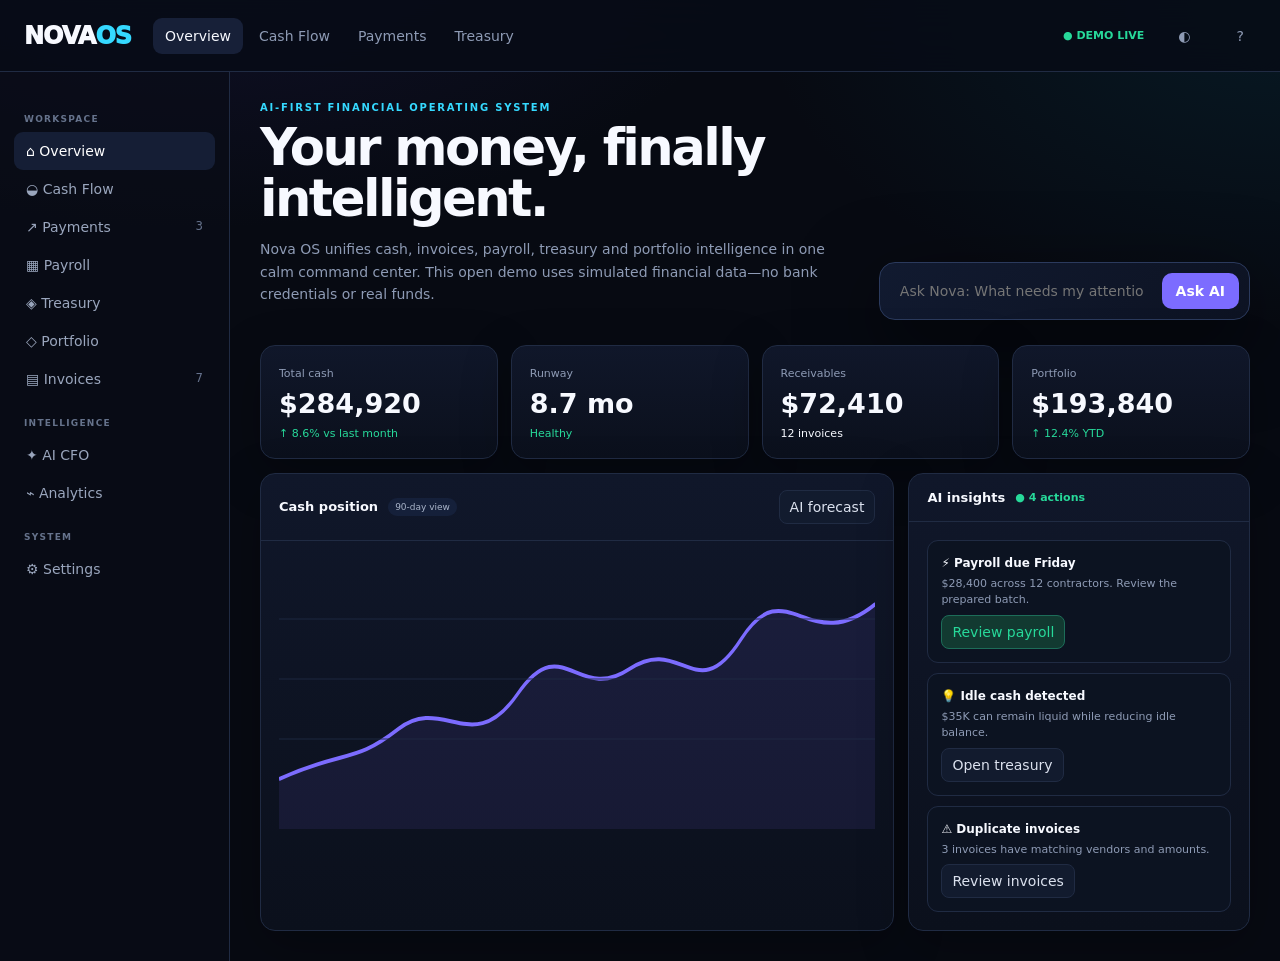
<file: nova-os/index.html>
<!doctype html>
<html lang="en">
<head>
<meta charset="utf-8"><meta name="viewport" content="width=device-width,initial-scale=1">
<title>Nova OS — AI Financial Operating System</title>
<meta name="description" content="Nova OS is an AI-first financial operating system demo for cash flow, invoices, payroll, treasury and portfolio intelligence.">
<style>
:root{--bg:#070a12;--panel:#0e1422;--panel2:#111a2d;--line:#202b43;--text:#f7f9ff;--muted:#8e9bb5;--brand:#7c6cff;--cyan:#35d9ff;--green:#27d99a;--red:#ff617e;--gold:#f6c85f;--shadow:0 24px 80px #0008}*{box-sizing:border-box}body{margin:0;background:radial-gradient(900px 500px at 15% -10%,#27205e55,transparent 65%),radial-gradient(800px 500px at 100% 0,#07566b33,transparent 65%),var(--bg);color:var(--text);font:14px Inter,system-ui,sans-serif}button,input{font:inherit}.app{min-height:100vh;max-width:1600px;margin:auto}.top{height:72px;padding:0 24px;border-bottom:1px solid var(--line);display:flex;align-items:center;gap:22px;background:#080c16dd;backdrop-filter:blur(20px);position:sticky;top:0;z-index:20}.logo{font-size:24px;font-weight:950;letter-spacing:-1px}.logo i{color:var(--cyan);font-style:normal}.nav{display:flex;gap:4px}.nav button,.icon{border:0;background:transparent;color:var(--muted);padding:10px 12px;border-radius:9px;cursor:pointer}.nav button.active,.nav button:hover,.icon:hover{background:#172038;color:var(--text)}.spacer{flex:1}.status{color:var(--green);font-size:11px;font-weight:800}.layout{display:grid;grid-template-columns:230px 1fr;min-height:calc(100vh - 72px)}.side{border-right:1px solid var(--line);padding:22px 14px;background:#090d17aa}.side h5{color:#66738c;letter-spacing:.14em;text-transform:uppercase;font-size:9px;margin:20px 10px 8px}.side button{display:flex;width:100%;border:0;background:transparent;color:#9aa6bd;padding:11px 12px;border-radius:9px;text-align:left;cursor:pointer}.side button.active,.side button:hover{background:#151e35;color:#fff}.side small{margin-left:auto;color:#66738d}.main{padding:30px;overflow:hidden}.page{display:none}.page.active{display:block}.hero{display:flex;justify-content:space-between;gap:30px;align-items:flex-end;margin-bottom:25px}.eyebrow{color:var(--cyan);font-size:10px;letter-spacing:.18em;font-weight:900}.hero h1{font-size:clamp(30px,4vw,52px);line-height:1;margin:9px 0 12px;letter-spacing:-.05em}.hero p{color:var(--muted);max-width:650px;line-height:1.6}.ask{width:min(500px,100%);background:linear-gradient(135deg,#111a30,#0d1323);border:1px solid #2b3a5d;border-radius:16px;padding:10px;display:flex;gap:8px;box-shadow:var(--shadow)}.ask input{flex:1;background:transparent;border:0;outline:0;color:#fff;padding:10px}.ask button{border:0;border-radius:10px;background:var(--brand);color:#fff;padding:10px 14px;font-weight:800;cursor:pointer}.grid{display:grid;grid-template-columns:repeat(4,1fr);gap:13px}.card{background:linear-gradient(180deg,#10172a,#0b101c);border:1px solid var(--line);border-radius:15px;box-shadow:0 15px 50px #0004}.metric{padding:18px}.metric span{font-size:11px;color:var(--muted)}.metric strong{display:block;font-size:27px;margin:8px 0}.up{color:var(--green)}.down{color:var(--red)}.delta{font-size:11px}.two{display:grid;grid-template-columns:1.3fr .7fr;gap:14px;margin-top:14px}.panelhead{padding:16px 18px;border-bottom:1px solid var(--line);display:flex;align-items:center;gap:10px}.panelhead b{font-size:13px}.panelbody{padding:18px}.chart{height:270px;position:relative;overflow:hidden}.chart svg{width:100%;height:100%}.insights{display:grid;gap:10px}.insight{padding:13px;border:1px solid var(--line);border-radius:11px;background:#0c1321}.insight b{font-size:12px}.insight p{font-size:11px;color:var(--muted);line-height:1.5;margin:6px 0}.pill{font-size:9px;padding:4px 7px;border-radius:99px;background:#15203a;color:#aab5ca}.table{width:100%;border-collapse:collapse}.table th,.table td{text-align:left;padding:13px;border-bottom:1px solid var(--line);font-size:11px}.table th{color:#6f7c96}.btn{border:1px solid var(--line);background:#121b2e;color:#dbe1ee;border-radius:8px;padding:8px 10px;cursor:pointer}.btn.primary{background:var(--brand);border-color:var(--brand);color:#fff}.btn.green{background:#123a31;border-color:#1d6d59;color:var(--green)}.actionbar{display:flex;gap:8px;flex-wrap:wrap}.formgrid{display:grid;grid-template-columns:1fr 1fr;gap:12px}.field label{display:block;color:#8995ad;font-size:10px;margin-bottom:6px}.field input,.field select{width:100%;background:#090f1c;border:1px solid var(--line);color:#fff;padding:11px;border-radius:9px;outline:0}.field input:focus,.field select:focus{border-color:var(--brand)}.agent{background:linear-gradient(135deg,#17133c,#0d2631);border:1px solid #39356d;padding:20px;border-radius:16px}.agent h2{margin:0 0 8px}.agent p{color:#a6b1c6;line-height:1.6}.command{display:flex;gap:8px;margin-top:15px}.command input{flex:1;background:#090f1b;border:1px solid var(--line);color:#fff;border-radius:9px;padding:11px}.toast{position:fixed;right:22px;bottom:22px;background:#111a2c;border:1px solid #334263;padding:12px 16px;border-radius:10px;opacity:0;transform:translateY(15px);transition:.25s;z-index:50}.toast.show{opacity:1;transform:none}.modalback{display:none;position:fixed;inset:0;background:#02040bdd;place-items:center;z-index:40}.modal{width:min(560px,92vw);background:#10172a;border:1px solid #2c3957;border-radius:16px;padding:24px;box-shadow:var(--shadow)}.modalback.show{display:grid}.modal p{color:var(--muted);line-height:1.7}.progress{height:7px;background:#1a2438;border-radius:99px;overflow:hidden}.progress i{display:block;height:100%;background:linear-gradient(90deg,var(--brand),var(--cyan));width:72%}@media(max-width:1000px){.layout{grid-template-columns:1fr}.side{display:none}.grid{grid-template-columns:1fr 1fr}.two{grid-template-columns:1fr}.hero{display:block}.ask{margin-top:20px}}@media(max-width:600px){.nav{display:none}.main{padding:16px}.grid,.formgrid{grid-template-columns:1fr}.top{padding:0 14px}.status{display:none}}
</style></head>
<body><div class="app">
<header class="top"><div class="logo">NOVA<i>OS</i></div><nav class="nav"><button class="active" data-page="overview">Overview</button><button data-page="cash">Cash Flow</button><button data-page="payments">Payments</button><button data-page="treasury">Treasury</button></nav><div class="spacer"></div><span class="status">● DEMO LIVE</span><button class="icon" id="theme">◐</button><button class="icon" id="help">?</button></header>
<div class="layout"><aside class="side"><h5>Workspace</h5><button class="active" data-page="overview">⌂ Overview</button><button data-page="cash">◒ Cash Flow</button><button data-page="payments">↗ Payments <small>3</small></button><button data-page="payroll">▦ Payroll</button><button data-page="treasury">◈ Treasury</button><button data-page="portfolio">◇ Portfolio</button><button data-page="invoices">▤ Invoices <small>7</small></button><h5>Intelligence</h5><button data-page="ai">✦ AI CFO</button><button data-page="analytics">⌁ Analytics</button><h5>System</h5><button data-page="settings">⚙ Settings</button></aside>
<main class="main">
<section class="page active" id="overview"><div class="hero"><div><div class="eyebrow">AI-FIRST FINANCIAL OPERATING SYSTEM</div><h1>Your money, finally intelligent.</h1><p>Nova OS unifies cash, invoices, payroll, treasury and portfolio intelligence in one calm command center. This open demo uses simulated financial data—no bank credentials or real funds.</p></div><div class="ask"><input id="globalAsk" placeholder="Ask Nova: What needs my attention?"><button id="askBtn">Ask AI</button></div></div>
<div class="grid"><div class="card metric"><span>Total cash</span><strong>$284,920</strong><div class="delta up">↑ 8.6% vs last month</div></div><div class="card metric"><span>Runway</span><strong>8.7 mo</strong><div class="delta up">Healthy</div></div><div class="card metric"><span>Receivables</span><strong>$72,410</strong><div class="delta">12 invoices</div></div><div class="card metric"><span>Portfolio</span><strong>$193,840</strong><div class="delta up">↑ 12.4% YTD</div></div></div>
<div class="two"><section class="card"><div class="panelhead"><b>Cash position</b><span class="pill">90-day view</span><div class="spacer"></div><button class="btn" id="forecast">AI forecast</button></div><div class="panelbody"><div class="chart"><svg viewBox="0 0 800 270" preserveAspectRatio="none"><path d="M0 220 C90 190 100 205 160 170 S260 200 320 135 S400 145 470 110 S560 150 620 80 S710 100 800 45" fill="none" stroke="#7c6cff" stroke-width="4"/><path d="M0 220 C90 190 100 205 160 170 S260 200 320 135 S400 145 470 110 S560 150 620 80 S710 100 800 45 V270 H0Z" fill="#7c6cff18"/><g stroke="#202b43" stroke-width="1"><path d="M0 60H800M0 120H800M0 180H800"/></g></svg></div></div></section><section class="card"><div class="panelhead"><b>AI insights</b><span class="status">● 4 actions</span></div><div class="panelbody insights"><div class="insight"><b>⚡ Payroll due Friday</b><p>$28,400 across 12 contractors. Review the prepared batch.</p><button class="btn green" data-page="payroll">Review payroll</button></div><div class="insight"><b>💡 Idle cash detected</b><p>$35K can remain liquid while reducing idle balance.</p><button class="btn" data-page="treasury">Open treasury</button></div><div class="insight"><b>⚠ Duplicate invoices</b><p>3 invoices have matching vendors and amounts.</p><button class="btn" data-page="invoices">Review invoices</button></div></div></section></div></section>
<section class="page" id="cash"><div class="hero"><div><div class="eyebrow">CASH FLOW</div><h1>Know what's coming.</h1><p>Scenario-based cash forecasting for the next 90 days.</p></div></div><div class="two"><section class="card"><div class="panelhead"><b>Forecast model</b><span class="pill">Demo data</span></div><div class="panelbody"><div class="formgrid"><div class="field"><label>Starting cash</label><input value="284920" id="cashStart"></div><div class="field"><label>Monthly burn</label><input value="32700" id="burn"></div><div class="field"><label>Expected monthly income</label><input value="48000" id="income"></div><div class="field"><label>Forecast horizon</label><select><option>90 days</option><option>180 days</option><option>365 days</option></select></div></div><div style="margin-top:16px" class="actionbar"><button class="btn primary" id="runForecast">Run forecast</button><button class="btn" id="scenario">Add scenario</button></div><div id="forecastResult" style="margin-top:18px;color:#9aa6bd">Run the model to calculate projected cash.</div></div></section><section class="card"><div class="panelhead"><b>Cash controls</b></div><div class="panelbody"><p style="color:#8e9bb5;line-height:1.7">Nova OS flags low-liquidity periods, large outflows and unusual changes. Every financial action remains behind explicit user approval.</p><div class="progress"><i style="width:76%"></i></div><p style="font-size:11px;color:#8e9bb5">Liquidity health <b style="color:#27d99a">76/100</b></p></div></section></div></section>
<section class="page" id="payments"><div class="hero"><div><div class="eyebrow">PAYMENTS</div><h1>Move money with control.</h1><p>Prepare payment batches, review risk signals and keep an auditable trail.</p></div><button class="btn primary" id="newPayment">+ New payment</button></div><section class="card"><div class="panelbody"><table class="table"><thead><tr><th>Vendor</th><th>Purpose</th><th>Amount</th><th>Status</th><th>Action</th></tr></thead><tbody id="paymentRows"><tr><td>CloudScale</td><td>Infrastructure</td><td>$8,420</td><td><span class="pill">Scheduled</span></td><td><button class="btn" data-action="view">Review</button></td></tr><tr><td>DesignWorks</td><td>Creative services</td><td>$4,800</td><td><span class="pill">Needs approval</span></td><td><button class="btn green" data-action="approve">Approve</button></td></tr><tr><td>Acme Legal</td><td>Professional services</td><td>$2,100</td><td><span class="pill">Ready</span></td><td><button class="btn" data-action="view">Review</button></td></tr></tbody></table></div></section></section>
<section class="page" id="payroll"><div class="hero"><div><div class="eyebrow">GLOBAL PAYROLL</div><h1>Payroll, prepared by AI.</h1><p>Demo workflow for reviewing a multi-country contractor batch. No real payments are sent.</p></div><button class="btn primary" id="payrollApprove">Approve demo batch</button></div><section class="card"><div class="panelhead"><b>September contractor batch</b><span class="pill">12 people · $28,400</span></div><div class="panelbody"><table class="table"><thead><tr><th>Contractor</th><th>Country</th><th>Currency</th><th>Amount</th><th>Check</th></tr></thead><tbody><tr><td>Rahul K.</td><td>India 🇮🇳</td><td>INR</td><td>$4,000</td><td class="up">✓ Clear</td></tr><tr><td>Maria S.</td><td>Brazil 🇧🇷</td><td>BRL</td><td>$3,500</td><td class="up">✓ Clear</td></tr><tr><td>Alex M.</td><td>Poland 🇵🇱</td><td>EUR</td><td>$5,200</td><td class="up">✓ Clear</td></tr><tr><td>9 others</td><td>Global</td><td>—</td><td>$15,700</td><td class="up">✓ Clear</td></tr></tbody></table></div></section></section>
<section class="page" id="treasury"><div class="hero"><div><div class="eyebrow">TREASURY</div><h1>Make idle cash useful.</h1><p>See liquidity, concentration and hypothetical allocation scenarios.</p></div></div><div class="grid"><div class="card metric"><span>Operating cash</span><strong>$184K</strong><div class="delta">64.6% of total</div></div><div class="card metric"><span>Reserve</span><strong>$65K</strong><div class="delta">2.0 months</div></div><div class="card metric"><span>Yield bucket</span><strong>$35K</strong><div class="delta up">Scenario only</div></div><div class="card metric"><span>Stablecoin</span><strong>$0</strong><div class="delta">Not connected</div></div></div><section class="card" style="margin-top:14px"><div class="panelbody"><div class="agent"><h2>✦ Treasury Agent</h2><p>“Based on your demo cash flow, keeping $149K liquid covers the modeled runway. A further $35K allocation is shown only as a planning scenario—not a recommendation or transaction.”</p><button class="btn primary" id="alloc">Create scenario</button></div></div></section></section>
<section class="page" id="portfolio"><div class="hero"><div><div class="eyebrow">PORTFOLIO</div><h1>One view of your assets.</h1></div></div><section class="card"><div class="panelbody"><table class="table"><thead><tr><th>Asset</th><th>Value</th><th>Allocation</th><th>YTD</th></tr></thead><tbody><tr><td>Cash</td><td>$284,920</td><td>54.2%</td><td>—</td></tr><tr><td>Equities</td><td>$121,400</td><td>23.1%</td><td class="up">+9.8%</td></tr><tr><td>Crypto (demo)</td><td>$72,440</td><td>13.8%</td><td class="up">+18.2%</td></tr><tr><td>Other</td><td>$46,920</td><td>8.9%</td><td class="up">+4.1%</td></tr></tbody></table></div></section></section>
<section class="page" id="invoices"><div class="hero"><div><div class="eyebrow">INVOICES</div><h1>Receivables without the chase.</h1></div><button class="btn primary" id="invoice">Create invoice</button></div><section class="card"><div class="panelbody"><table class="table"><thead><tr><th>Customer</th><th>Invoice</th><th>Amount</th><th>Due</th><th>AI check</th></tr></thead><tbody><tr><td>Northstar Labs</td><td>#1048</td><td>$18,200</td><td>Sep 04</td><td class="up">✓ Clear</td></tr><tr><td>BrightPath</td><td>#1049</td><td>$7,800</td><td>Sep 08</td><td class="down">⚠ Duplicate signal</td></tr><tr><td>Orbit Systems</td><td>#1050</td><td>$12,400</td><td>Sep 14</td><td class="up">✓ Clear</td></tr></tbody></table></div></section></section>
<section class="page" id="ai"><div class="hero"><div><div class="eyebrow">AI CFO</div><h1>Ask your finance team anything.</h1><p>Use the demo copilot to explore insights from the sample financial model.</p></div></div><section class="agent"><h2>✦ Nova CFO</h2><p id="aiAnswer">I can explain cash flow, runway, invoices, payroll and treasury scenarios from the demo data.</p><div class="command"><input id="aiInput" placeholder="e.g. Why did cash change this month?"><button class="btn primary" id="aiSend">Analyze</button></div></section></section>
<section class="page" id="analytics"><div class="hero"><div><div class="eyebrow">ANALYTICS</div><h1>Financial signals, not spreadsheets.</h1></div></div><div class="grid"><div class="card metric"><span>Gross margin</span><strong>68.4%</strong><div class="delta up">+2.1 pts</div></div><div class="card metric"><span>Burn multiple</span><strong>0.82x</strong><div class="delta up">Improving</div></div><div class="card metric"><span>DSO</span><strong>31d</strong><div class="delta">Target 30d</div></div><div class="card metric"><span>Forecast confidence</span><strong>91%</strong><div class="delta up">High</div></div></div></section>
<section class="page" id="settings"><div class="hero"><div><div class="eyebrow">SETTINGS</div><h1>Control the system.</h1></div></div><section class="card"><div class="panelbody"><div class="formgrid"><div class="field"><label>Workspace name</label><input value="Nova Demo Co."></div><div class="field"><label>Base currency</label><select><option>USD — US Dollar</option><option>EUR — Euro</option><option>INR — Indian Rupee</option></select></div></div><div style="margin-top:18px" class="actionbar"><button class="btn primary" id="saveSettings">Save settings</button><button class="btn" id="reset">Reset demo</button></div></div></section></section>
</main></div></div>
<div class="modalback" id="modal"><div class="modal"><h2 id="modalTitle">Nova OS</h2><p id="modalText"></p><button class="btn primary" id="close">Close</button></div></div><div class="toast" id="toast"></div>
<script>
const $=id=>document.getElementById(id), pages=[...document.querySelectorAll('.page')];function toast(t){$('toast').textContent=t;$('toast').classList.add('show');setTimeout(()=>$('toast').classList.remove('show'),2200)}function go(p){pages.forEach(x=>x.classList.toggle('active',x.id===p));document.querySelectorAll('[data-page]').forEach(b=>b.classList.toggle('active',b.dataset.page===p));history.replaceState(null,'','#'+p)}document.querySelectorAll('[data-page]').forEach(b=>b.addEventListener('click',()=>go(b.dataset.page)));if(location.hash)go(location.hash.slice(1));
function modal(title,text){$('modalTitle').textContent=title;$('modalText').textContent=text;$('modal').classList.add('show')}$('close').onclick=()=>$('modal').classList.remove('show');$('help').onclick=()=>modal('Nova OS demo','This is an open-source financial operating system prototype. Data is simulated locally; no bank credentials, custody or real-money transactions are involved.');$('theme').onclick=()=>{document.body.classList.toggle('light');toast('Theme toggled')};
$('askBtn').onclick=()=>{const q=$('globalAsk').value.trim()||'What needs my attention?';go('ai');$('aiAnswer').textContent='Nova CFO analysis: '+q+' Based on the demo model, payroll, receivables and idle cash are the highest-priority areas. Review before taking any financial action.'};$('globalAsk').onkeydown=e=>{if(e.key==='Enter')$('askBtn').click()};
$('runForecast').onclick=()=>{const c=+$('cashStart').value||0,b=+$('burn').value||0,i=+$('income').value||0;const end=c+3*(i-b);$('forecastResult').innerHTML='<b style="color:#fff">90-day modeled cash: $'+end.toLocaleString()+'</b><br><span style="font-size:11px">Assumes constant monthly income and burn. This is a demo scenario, not financial advice.</span>';toast('Forecast calculated')};$('scenario').onclick=()=>toast('Scenario added to demo workspace');$('forecast').onclick=()=>{go('cash');toast('Opening forecast model')};
$('newPayment').onclick=()=>modal('New payment','Demo payment composer ready. Add a real payment backend only after appropriate authentication, authorization and regulated payment integrations are in place.');document.querySelectorAll('[data-action]').forEach(b=>b.onclick=()=>{if(b.dataset.action==='approve'){b.textContent='Approved';b.classList.add('green');toast('Demo payment approved')}else toast('Payment review opened')});$('payrollApprove').onclick=()=>{modal('Demo payroll approved','$28,400 batch marked approved locally. No funds were transferred.');};$('alloc').onclick=()=>toast('Treasury scenario created');$('invoice').onclick=()=>modal('Create invoice','Demo invoice composer opened. Connect an invoicing/payment provider for production use.');$('saveSettings').onclick=()=>toast('Settings saved locally');$('reset').onclick=()=>{localStorage.clear();toast('Demo reset')};
$('aiSend').onclick=()=>{const q=$('aiInput').value||'Give me a financial summary';$('aiAnswer').textContent='Nova CFO: '+q+' — The strongest demo signals are healthy runway, $72,410 receivables and a $35K idle-cash scenario. I would review payroll and duplicate invoices first.'};$('aiInput').onkeydown=e=>{if(e.key==='Enter')$('aiSend').click()};
</script></body></html>
</file>
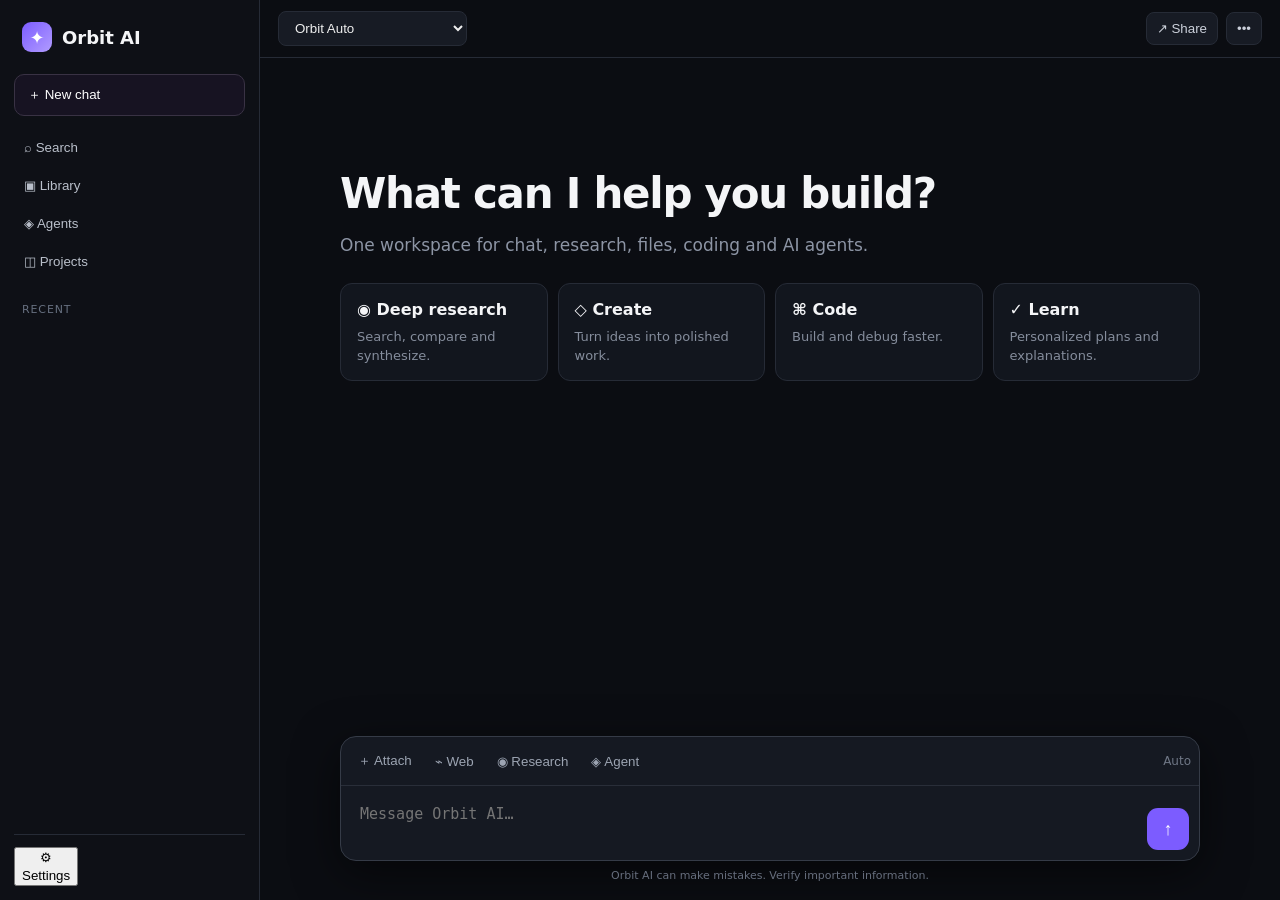
<file: orbit-ai/index.html>
<!doctype html>
<html lang="en">
<head>
<meta charset="utf-8">
<meta name="viewport" content="width=device-width,initial-scale=1">
<title>Orbit AI — Multi-model AI Workspace</title>
<style>
:root{--bg:#0b0d12;--panel:#11141b;--panel2:#171b24;--line:#262b36;--text:#f4f5f7;--muted:#8d95a5;--accent:#7c5cff;--accent2:#9b86ff;--user:#202532}*{box-sizing:border-box}body{margin:0;background:var(--bg);color:var(--text);font-family:Inter,ui-sans-serif,system-ui,-apple-system,Segoe UI,sans-serif;height:100vh;overflow:hidden}.app{display:flex;height:100vh}.side{width:260px;background:#0e1016;border-right:1px solid var(--line);padding:14px;display:flex;flex-direction:column;gap:14px}.logo{display:flex;align-items:center;gap:10px;font-weight:800;font-size:18px;padding:8px}.mark{width:30px;height:30px;border-radius:9px;background:linear-gradient(135deg,#7c5cff,#b19cff);display:grid;place-items:center;color:white}.new{border:1px solid #393244;background:#171322;color:#fff;border-radius:10px;padding:11px 13px;cursor:pointer;text-align:left}.new:hover{background:#211b31}.nav{display:grid;gap:3px}.nav button,.history button{background:none;border:0;color:#b9bfca;text-align:left;padding:10px;border-radius:8px;cursor:pointer}.nav button:hover,.history button:hover{background:#191d26;color:white}.label{font-size:11px;color:#666f7f;text-transform:uppercase;letter-spacing:.08em;margin:10px 8px 2px}.history{display:grid;overflow:auto}.bottom{margin-top:auto;border-top:1px solid var(--line);padding-top:12px}.main{flex:1;display:flex;flex-direction:column;min-width:0}.top{height:58px;border-bottom:1px solid var(--line);display:flex;align-items:center;justify-content:space-between;padding:0 18px}.model{background:#171b24;border:1px solid var(--line);color:#eee;border-radius:8px;padding:8px 12px}.top-actions{display:flex;gap:8px}.icon{background:#171b24;border:1px solid var(--line);color:#cbd0da;border-radius:8px;padding:8px 10px;cursor:pointer}.chat{flex:1;overflow:auto;padding:30px 18px 160px}.welcome{max-width:860px;margin:9vh auto 0}.welcome h1{font-size:42px;margin:0 0 10px;letter-spacing:-.03em}.welcome p{color:var(--muted);font-size:17px}.cards{display:grid;grid-template-columns:repeat(4,1fr);gap:10px;margin-top:28px}.card{background:#12161e;border:1px solid var(--line);padding:16px;border-radius:12px;cursor:pointer}.card:hover{border-color:#4a4260;background:#161a23}.card b{display:block;margin-bottom:7px}.card span{color:#858d9c;font-size:13px}.messages{max-width:860px;margin:auto;display:grid;gap:24px}.msg{display:flex;gap:13px}.avatar{width:30px;height:30px;border-radius:9px;background:#252a35;display:grid;place-items:center;flex:none;font-size:13px}.msg.user .avatar{background:var(--accent)}.bubble{line-height:1.65;max-width:760px}.user .bubble{background:var(--user);padding:12px 15px;border-radius:14px}.assistant .bubble{padding-top:2px}.bubble h3{margin:0 0 8px}.typing{color:#a99dff}.sources{display:flex;gap:7px;flex-wrap:wrap;margin-top:12px}.source{font-size:12px;color:#b9b1ff;border:1px solid #3b3551;background:#171322;border-radius:999px;padding:5px 9px}.composer{position:absolute;bottom:18px;left:280px;right:20px}.box{max-width:860px;margin:auto;background:#151922;border:1px solid #353b47;border-radius:16px;box-shadow:0 12px 45px #0008}.tools{display:flex;align-items:center;gap:5px;padding:8px;border-bottom:1px solid #292e39}.tools button{background:none;border:0;color:#9ca4b2;padding:7px 9px;border-radius:7px;cursor:pointer}.tools button:hover{background:#222733;color:white}.inputrow{display:flex;align-items:end;padding:10px}.input{flex:1;min-height:48px;max-height:160px;outline:0;border:0;background:none;color:white;font-size:15px;resize:none;padding:9px}.send{width:42px;height:42px;border:0;border-radius:11px;background:var(--accent);color:white;cursor:pointer;font-size:18px}.footer{text-align:center;color:#666e7d;font-size:11px;margin-top:8px}@media(max-width:800px){.side{width:70px}.side .label,.side .nav span,.side .history,.side .new span,.side .bottom span{display:none}.logo{justify-content:center}.new{text-align:center}.composer{left:82px}.cards{grid-template-columns:repeat(2,1fr)}.welcome h1{font-size:32px}}
</style></head><body><div class="app"><aside class="side"><div class="logo"><div class="mark">✦</div><span>Orbit AI</span></div><button class="new" onclick="newChat()">＋ <span>New chat</span></button><div class="nav"><button onclick="showToast('Search workspace')">⌕ <span>Search</span></button><button onclick="showToast('Library opened')">▣ <span>Library</span></button><button onclick="showToast('Agents opened')">◈ <span>Agents</span></button><button onclick="showToast('Projects opened')">◫ <span>Projects</span></button></div><div class="label">Recent</div><div class="history" id="history"></div><div class="bottom"><button class="nav button" onclick="showToast('Settings opened')">⚙ <span>Settings</span></button></div></aside><main class="main"><header class="top"><select class="model" id="model"><option>Orbit Auto</option><option>GPT-style Reasoning</option><option>Claude-style Writing</option><option>Gemini-style Multimodal</option><option>Deep Reasoning</option></select><div class="top-actions"><button class="icon" onclick="showToast('Share link copied')">↗ Share</button><button class="icon" onclick="showToast('More options')">•••</button></div></header><section class="chat" id="chat"><div class="welcome" id="welcome"><h1>What can I help you build?</h1><p>One workspace for chat, research, files, coding and AI agents.</p><div class="cards"><div class="card" onclick="promptCard('Research the latest AI trends and summarize the most important opportunities.')"><b>◉ Deep research</b><span>Search, compare and synthesize.</span></div><div class="card" onclick="promptCard('Analyze this idea and turn it into a startup plan.')"><b>◇ Create</b><span>Turn ideas into polished work.</span></div><div class="card" onclick="promptCard('Help me debug a Python application and explain the fix.')"><b>⌘ Code</b><span>Build and debug faster.</span></div><div class="card" onclick="promptCard('Create a practical 30-day learning plan for cloud engineering.')"><b>✓ Learn</b><span>Personalized plans and explanations.</span></div></div></div><div class="messages" id="messages"></div></section><div class="composer"><div class="box"><div class="tools"><button onclick="document.getElementById('file').click()">＋ Attach</button><button onclick="showToast('Web research enabled')">⌁ Web</button><button onclick="showToast('Deep research enabled')">◉ Research</button><button onclick="showToast('Agent mode enabled')">◈ Agent</button><span style="margin-left:auto;color:#6f7786;font-size:12px" id="mode">Auto</span></div><div class="inputrow"><textarea class="input" id="input" placeholder="Message Orbit AI…" onkeydown="key(event)"></textarea><input id="file" type="file" hidden onchange="fileAdded(this)"><button class="send" onclick="send()">↑</button></div></div><div class="footer">Orbit AI can make mistakes. Verify important information.</div></div></main></div><script>let chats=[];const msgBox=document.getElementById('messages'),welcome=document.getElementById('welcome'),input=document.getElementById('input');function key(e){if(e.key==='Enter'&&!e.shiftKey){e.preventDefault();send()}}function esc(s){return s.replace(/[&<>"']/g,m=>({'&':'&amp;','<':'&lt;','>':'&gt;','"':'&quot;',"'":'&#039;'}[m]))}function add(role,text){const d=document.createElement('div');d.className='msg '+role;d.innerHTML=`<div class="avatar">${role==='user'?'You':'✦'}</div><div class="bubble">${text}</div>`;msgBox.appendChild(d);document.querySelector('.chat').scrollTop=999999}function send(){const t=input.value.trim();if(!t)return;welcome.style.display='none';add('user',esc(t));input.value='';chats.unshift({id:Date.now(),title:t.slice(0,34)});renderHistory();const typ=document.createElement('div');typ.className='msg assistant';typ.id='typing';typ.innerHTML='<div class="avatar">✦</div><div class="bubble typing">Thinking…</div>';msgBox.appendChild(typ);setTimeout(()=>{typ.remove();add('assistant',generate(t))},700)}function generate(t){const q=t.toLowerCase();if(q.includes('startup'))return `<h3>Startup analysis</h3><p>Start with one painful workflow rather than a generic chatbot. Define the user, the costly problem, the smallest automated action, and a measurable outcome.</p><p><b>Next:</b> validate with 10 real users, then charge for the outcome.</p><div class="sources"><span class="source">Product strategy</span><span class="source">MVP planning</span></div>`;if(q.includes('cloud')||q.includes('devops'))return `<h3>30-day plan</h3><p><b>Week 1:</b> Linux, networking and Git. <b>Week 2:</b> AWS/Azure fundamentals. <b>Week 3:</b> Docker + Kubernetes + Terraform. <b>Week 4:</b> CI/CD, monitoring and one deployable portfolio project.</p>`;if(q.includes('research'))return `<h3>Research mode</h3><p>This demo workspace is ready for web-search integration. Connect your preferred search/API provider to turn this into live research with citations.</p><div class="sources"><span class="source">Web-ready</span><span class="source">Multi-source synthesis</span></div>`;return `<p>I can help with that. This is the <b>Orbit AI</b> demo response layer. Connect an LLM API to replace the demo generator with live model responses, while keeping the workspace, model selector, file upload, research and agent UI intact.</p>`}function promptCard(t){input.value=t;send()}function newChat(){msgBox.innerHTML='';welcome.style.display='block';input.focus()}function renderHistory(){document.getElementById('history').innerHTML=chats.slice(0,8).map(x=>`<button onclick="showToast('${esc(x.title)}')">◌ ${esc(x.title)}</button>`).join('')}function fileAdded(el){if(el.files[0]){input.value=`Analyze this file: ${el.files[0].name}`;showToast('File attached')}}function showToast(t){const x=document.createElement('div');x.textContent=t;x.style='position:fixed;right:22px;bottom:88px;background:#242936;color:#fff;padding:10px 14px;border-radius:10px;border:1px solid #3b414e;z-index:10';document.body.appendChild(x);setTimeout(()=>x.remove(),1800)}</script></body></html>
</file>
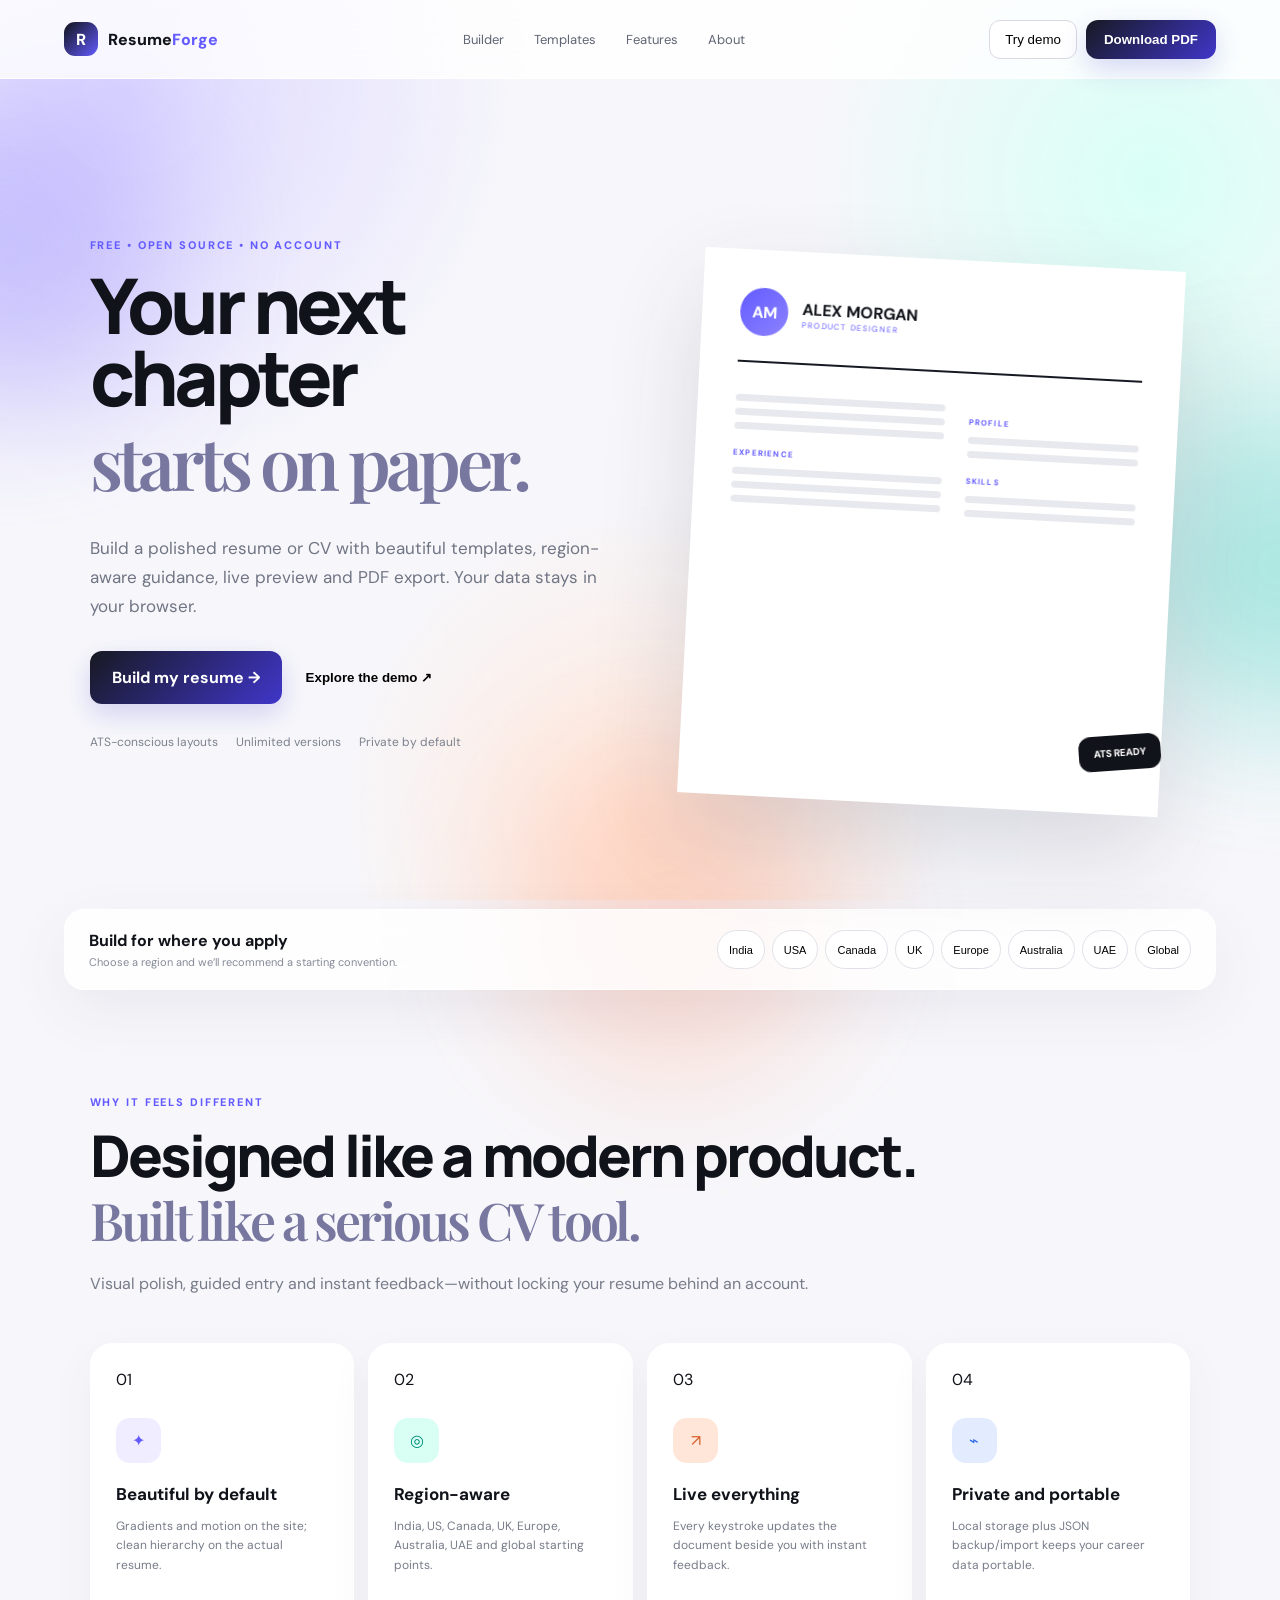
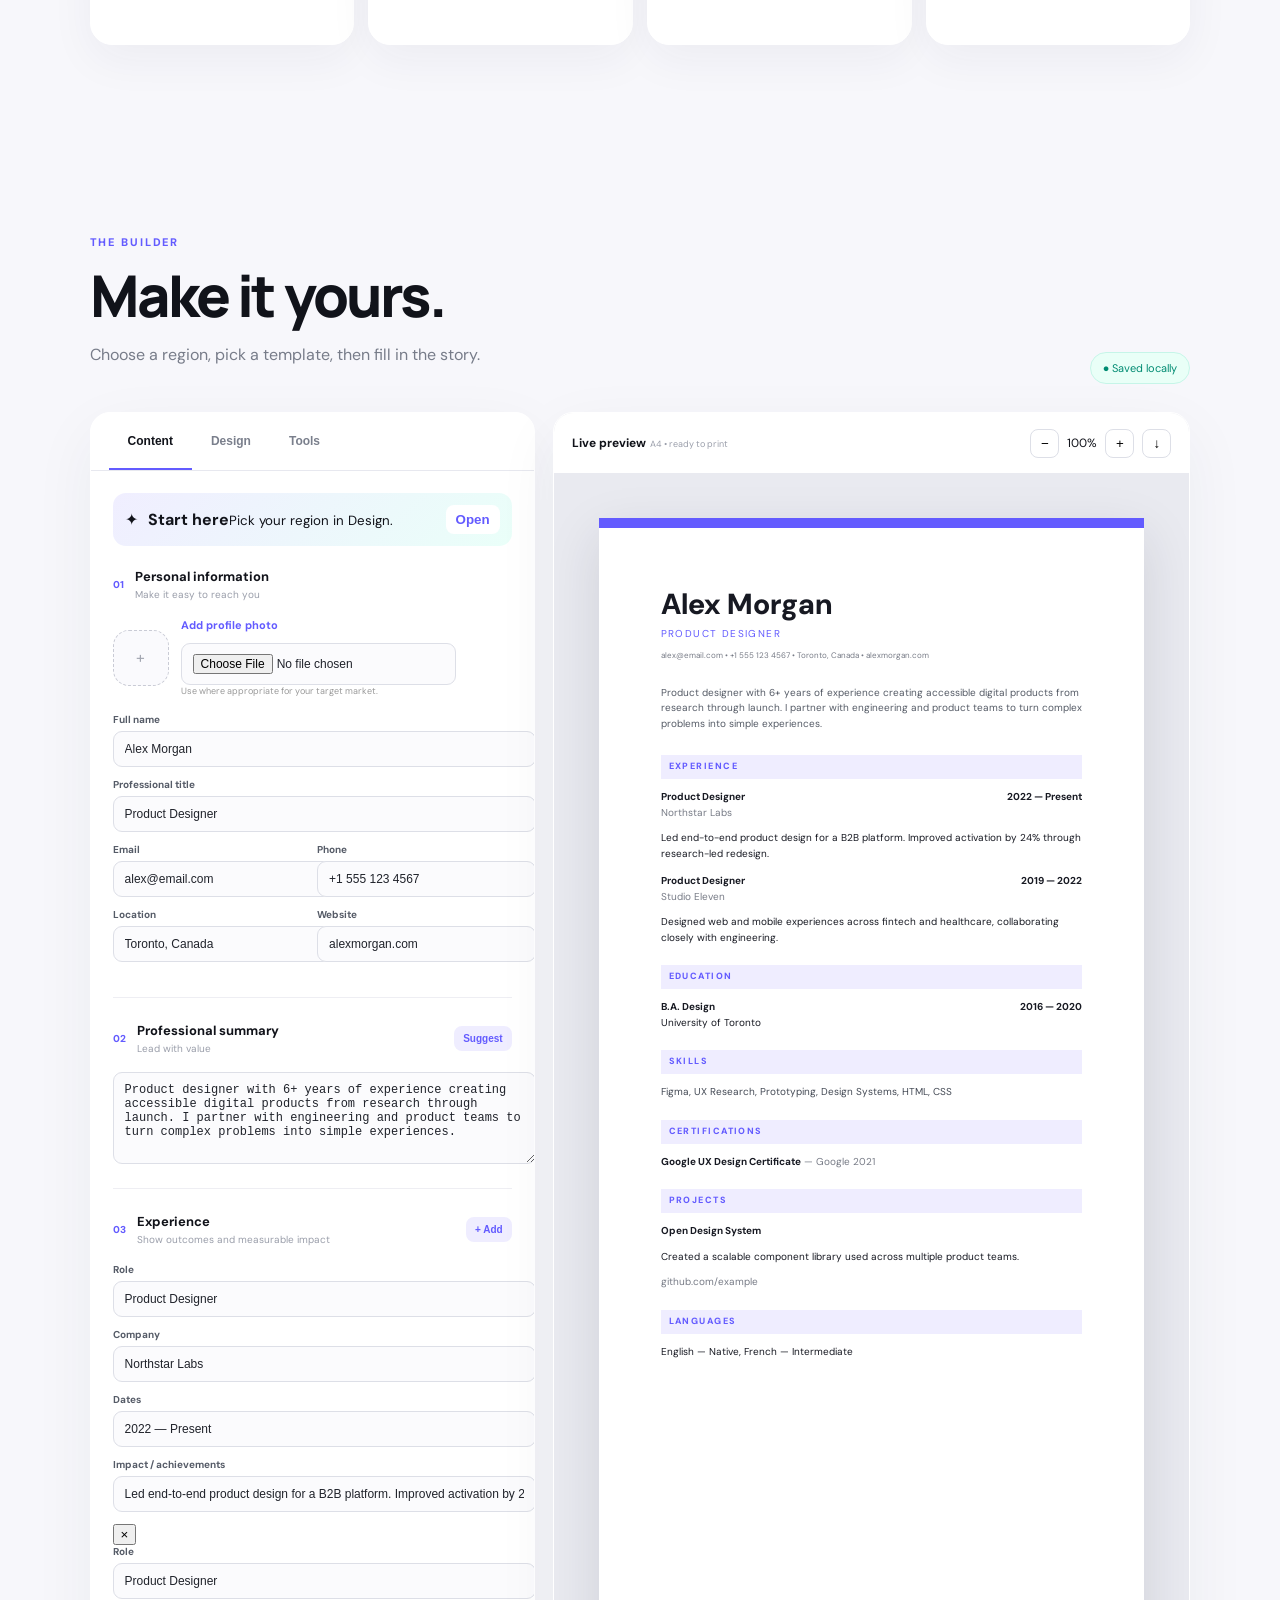
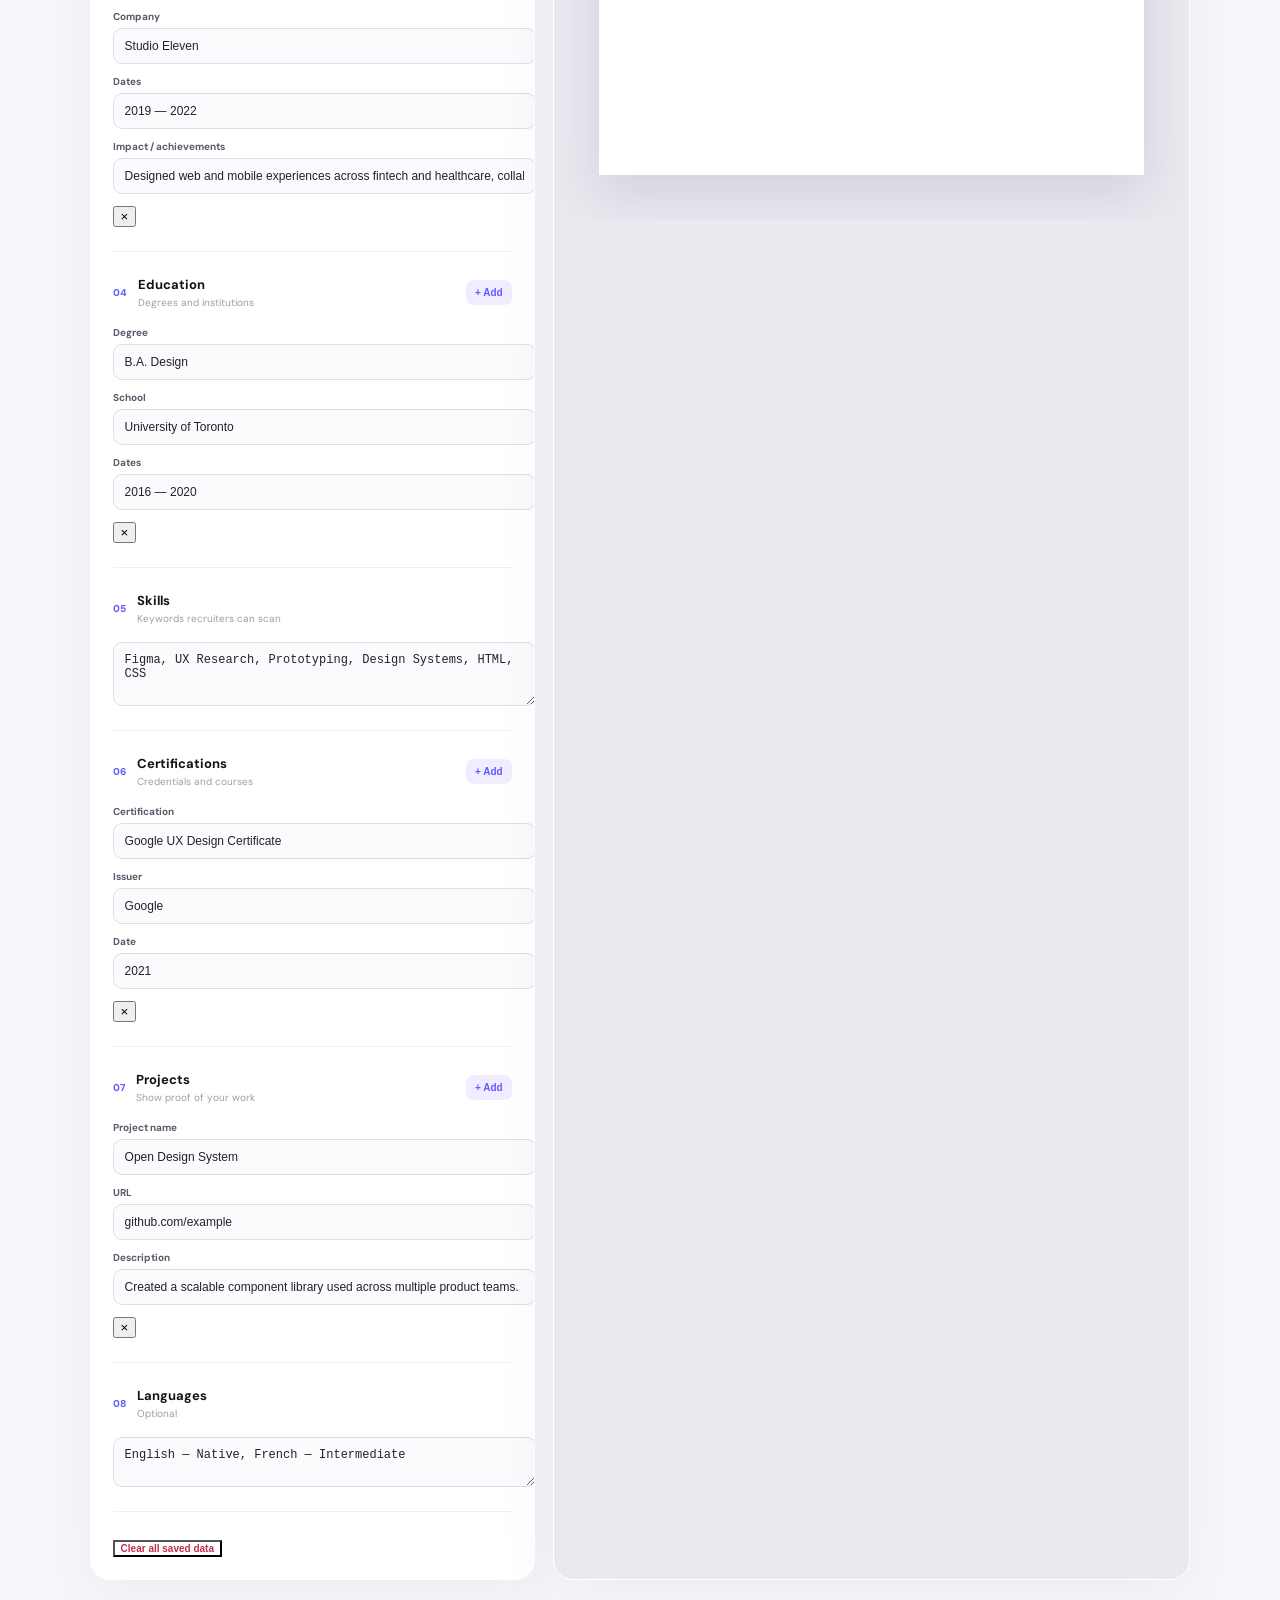
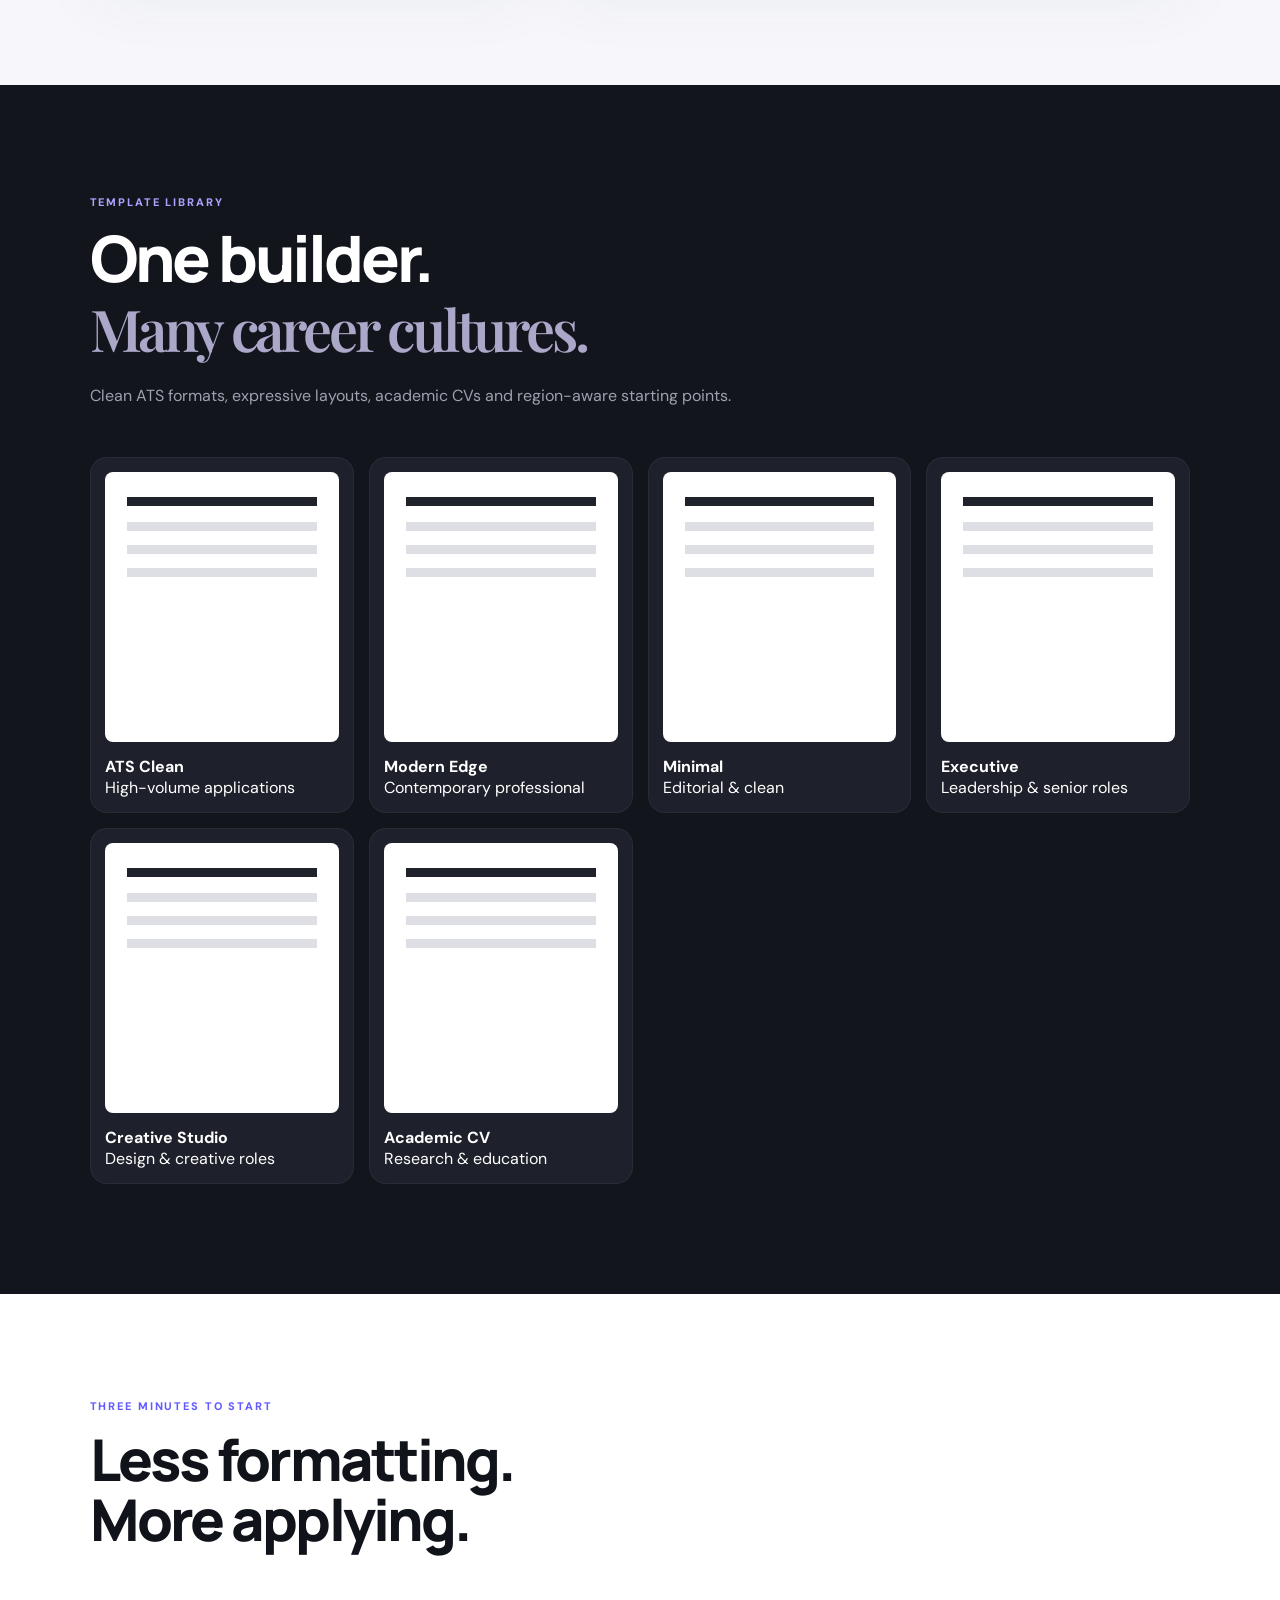
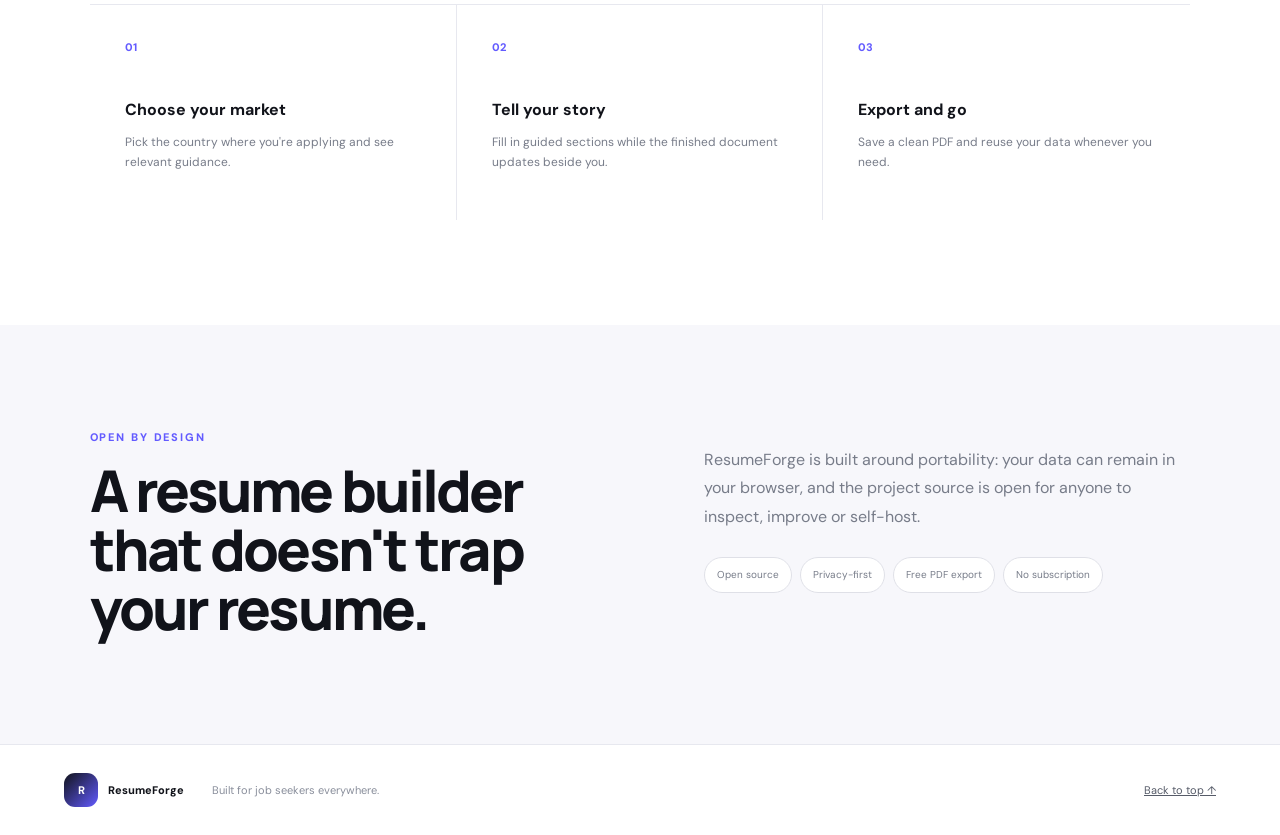
<file: resumeforge/index.html>
<!doctype html><html lang="en"><head><meta charset="UTF-8"><meta name="viewport" content="width=device-width,initial-scale=1"><title>ResumeForge — Free Resume Builder</title><link rel="preconnect" href="https://fonts.googleapis.com"><link rel="preconnect" href="https://fonts.gstatic.com" crossorigin><link href="https://fonts.googleapis.com/css2?family=DM+Sans:wght@400;500;600;700&family=Manrope:wght@600;700;800&family=Playfair+Display:wght@600;700&display=swap" rel="stylesheet"><link rel="stylesheet" href="styles.css"></head><body><div class="ambient a1"></div><div class="ambient a2"></div><div class="ambient a3"></div><header class="topbar"><a class="brand" href="#top"><span class="brand-mark">R</span><span>Resume<span>Forge</span></span></a><nav><a href="#builder">Builder</a><a href="#templates">Templates</a><a href="#features">Features</a><a href="#about">About</a></nav><div class="top-actions"><button class="ghost-btn" id="loadDemo">Try demo</button><button class="primary-btn" id="downloadTop">Download PDF</button></div></header><main id="top"><section class="hero"><div class="hero-copy"><div class="eyebrow">FREE • OPEN SOURCE • NO ACCOUNT</div><h1>Your next chapter<br><em>starts on paper.</em></h1><p>Build a polished resume or CV with beautiful templates, region-aware guidance, live preview and PDF export. Your data stays in your browser.</p><div class="hero-actions"><a class="primary-btn xl" href="#builder">Build my resume →</a><button class="text-btn" id="heroDemo">Explore the demo ↗</button></div><div class="trust-row"><span>ATS-conscious layouts</span><span>Unlimited versions</span><span>Private by default</span></div></div><div class="hero-visual"><div class="orb orb-one"></div><div class="orb orb-two"></div><div class="hero-paper"><div class="hp-top"><span class="hp-avatar">AM</span><div><b>ALEX MORGAN</b><small>PRODUCT DESIGNER</small></div></div><div class="hp-line"></div><div class="hp-columns"><div><i></i><i></i><i></i><b>EXPERIENCE</b><i></i><i></i><i></i></div><div><b>PROFILE</b><i></i><i></i><b>SKILLS</b><i></i><i></i></div></div><span class="hero-sticker">ATS READY</span></div></div></section><section class="country-ribbon"><div><b>Build for where you apply</b><small>Choose a region and we’ll recommend a starting convention.</small></div><div class="country-pills"><button data-country="india">India</button><button data-country="us">USA</button><button data-country="canada">Canada</button><button data-country="uk">UK</button><button data-country="eu">Europe</button><button data-country="australia">Australia</button><button data-country="uae">UAE</button><button data-country="global">Global</button></div></section><section id="features" class="feature-section"><div class="section-intro"><div class="eyebrow">WHY IT FEELS DIFFERENT</div><h2>Designed like a modern product.<br><em>Built like a serious CV tool.</em></h2><p>Visual polish, guided entry and instant feedback—without locking your resume behind an account.</p></div><div class="feature-grid"><article class="feature-card c1"><span>01</span><div class="feature-icon">✦</div><h3>Beautiful by default</h3><p>Gradients and motion on the site; clean hierarchy on the actual resume.</p></article><article class="feature-card c2"><span>02</span><div class="feature-icon">◎</div><h3>Region-aware</h3><p>India, US, Canada, UK, Europe, Australia, UAE and global starting points.</p></article><article class="feature-card c3"><span>03</span><div class="feature-icon">↗</div><h3>Live everything</h3><p>Every keystroke updates the document beside you with instant feedback.</p></article><article class="feature-card c4"><span>04</span><div class="feature-icon">⌁</div><h3>Private and portable</h3><p>Local storage plus JSON backup/import keeps your career data portable.</p></article></div></section><section id="builder" class="builder-section"><div class="section-heading"><div><div class="eyebrow">THE BUILDER</div><h2>Make it yours.</h2><p class="subhead">Choose a region, pick a template, then fill in the story.</p></div><div class="status-pill" id="saveStatus">Saved locally</div></div><div class="builder-layout"><aside class="editor-panel"><div class="panel-tabs"><button class="tab active" data-tab="content">Content</button><button class="tab" data-tab="design">Design</button><button class="tab" data-tab="tools">Tools</button></div><div id="contentTab" class="tab-content"><div class="guided-banner"><span>✦</span><div><b>Start here</b><small>Pick your region in Design.</small></div><button data-open="design">Open</button></div><div class="form-section"><div class="section-title"><span>01</span><div><b>Personal information</b><small>Make it easy to reach you</small></div></div><div class="photo-row"><div class="photo-preview" id="photoPreview">+</div><div><label class="upload-label" for="photoInput">Add profile photo</label><input id="photoInput" type="file" accept="image/*" hidden><small class="muted">Use where appropriate for your target market.</small></div></div><label>Full name<input id="name" placeholder="Alex Morgan"></label><label>Professional title<input id="title" placeholder="Product Designer"></label><div class="two-col"><label>Email<input id="email" type="email" placeholder="alex@email.com"></label><label>Phone<input id="phone" placeholder="+1 555 123 4567"></label></div><div class="two-col"><label>Location<input id="location" placeholder="Toronto, Canada"></label><label>Website<input id="website" placeholder="alexmorgan.com"></label></div></div><div class="form-section"><div class="section-title"><span>02</span><div><b>Professional summary</b><small>Lead with value</small></div><button class="mini-action" data-suggest="summary">Suggest</button></div><textarea id="summary" rows="5" placeholder="Product designer with 6+ years of experience..."></textarea></div><div class="form-section"><div class="section-title"><span>03</span><div><b>Experience</b><small>Show outcomes and measurable impact</small></div><button class="add-btn" data-add="experience">+ Add</button></div><div id="experienceFields"></div></div><div class="form-section"><div class="section-title"><span>04</span><div><b>Education</b><small>Degrees and institutions</small></div><button class="add-btn" data-add="education">+ Add</button></div><div id="educationFields"></div></div><div class="form-section"><div class="section-title"><span>05</span><div><b>Skills</b><small>Keywords recruiters can scan</small></div></div><textarea id="skills" rows="3" placeholder="Figma, UX Research, Prototyping, HTML, CSS"></textarea></div><div class="form-section"><div class="section-title"><span>06</span><div><b>Certifications</b><small>Credentials and courses</small></div><button class="add-btn" data-add="certification">+ Add</button></div><div id="certificationFields"></div></div><div class="form-section"><div class="section-title"><span>07</span><div><b>Projects</b><small>Show proof of your work</small></div><button class="add-btn" data-add="project">+ Add</button></div><div id="projectFields"></div></div><div class="form-section"><div class="section-title"><span>08</span><div><b>Languages</b><small>Optional</small></div></div><textarea id="languages" rows="2" placeholder="English — Native, French — Intermediate"></textarea></div><button class="danger-link" id="clearAll">Clear all saved data</button></div><div id="designTab" class="tab-content hidden"><div class="design-block"><div class="block-head"><b>Region and convention</b><span id="countryNote">Global</span></div><select id="countrySelect"><option value="global">Global / International</option><option value="india">India</option><option value="us">United States</option><option value="canada">Canada</option><option value="uk">United Kingdom</option><option value="eu">Europe / Europass</option><option value="australia">Australia / NZ</option><option value="uae">UAE / GCC</option></select><div class="country-advice" id="countryAdvice"></div></div><div class="design-block"><div class="block-head"><b>Template library</b><span>12 styles</span></div><div class="template-grid" id="templateGrid"></div></div><div class="design-block"><b>Accent color</b><div class="swatches"><button class="swatch active" data-color="#635bff" style="--swatch:#635bff"></button><button class="swatch" data-color="#00a896" style="--swatch:#00a896"></button><button class="swatch" data-color="#f59e0b" style="--swatch:#f59e0b"></button><button class="swatch" data-color="#e11d48" style="--swatch:#e11d48"></button><button class="swatch" data-color="#2563eb" style="--swatch:#2563eb"></button><button class="swatch" data-color="#111827" style="--swatch:#111827"></button></div></div><div class="design-block"><div class="block-head"><b>Density</b><span id="densityLabel">Comfortable</span></div><input id="fontSize" type="range" min="9" max="11.5" value="10" step="0.5"><div class="range-labels"><span>Compact</span><span>Airy</span></div></div><div class="tip-box">Country presets are guidance, not employer or immigration rules. For ATS-heavy applications, prefer clean single-column templates.</div></div><div id="toolsTab" class="tab-content hidden"><div class="tool-card"><div class="tool-icon">⌁</div><div><b>ATS health</b><small>Heuristic checks for common issues.</small></div><strong id="atsScore">0%</strong></div><div class="ats-meter"><span id="atsBar"></span></div><ul class="check-list" id="atsChecks"></ul><button class="secondary-btn full" id="exportJson">Export resume data</button><label class="secondary-btn full import-label" for="importJson">Import resume data<input id="importJson" type="file" accept="application/json" hidden></label><button class="secondary-btn full" id="copyText">Copy resume text</button></div></aside><section class="preview-panel"><div class="preview-toolbar"><div><span class="live-dot"></span><b>Live preview</b><small id="previewHint">A4 • ready to print</small></div><div class="toolbar-actions"><button class="icon-btn" id="zoomOut">−</button><span id="zoomValue">100%</span><button class="icon-btn" id="zoomIn">+</button><button class="icon-btn" id="printBtn" title="Print / save PDF">↓</button></div></div><div class="paper-wrap" id="paperWrap"><article id="resumePaper" class="resume-paper template-ats"></article></div></section></div></section><section id="templates" class="template-section"><div class="section-intro"><div class="eyebrow">TEMPLATE LIBRARY</div><h2>One builder.<br><em>Many career cultures.</em></h2><p>Clean ATS formats, expressive layouts, academic CVs and region-aware starting points.</p></div><div class="template-showcase" id="showcaseGrid"></div></section><section class="process-section"><div class="process-intro"><div class="eyebrow">THREE MINUTES TO START</div><h2>Less formatting.<br>More applying.</h2></div><div class="steps"><div><span>01</span><b>Choose your market</b><p>Pick the country where you're applying and see relevant guidance.</p></div><div><span>02</span><b>Tell your story</b><p>Fill in guided sections while the finished document updates beside you.</p></div><div><span>03</span><b>Export and go</b><p>Save a clean PDF and reuse your data whenever you need.</p></div></div></section><section id="about" class="about-section"><div><div class="eyebrow">OPEN BY DESIGN</div><h2>A resume builder that doesn't trap your resume.</h2></div><div class="about-copy"><p>ResumeForge is built around portability: your data can remain in your browser, and the project source is open for anyone to inspect, improve or self-host.</p><div class="about-pills"><span>Open source</span><span>Privacy-first</span><span>Free PDF export</span><span>No subscription</span></div></div></section></main><footer><div class="brand"><span class="brand-mark">R</span><span>ResumeForge</span></div><span>Built for job seekers everywhere.</span><a href="#top">Back to top ↑</a></footer><div class="toast" id="toast"></div><script src="app.js"></script></body></html>
</file>
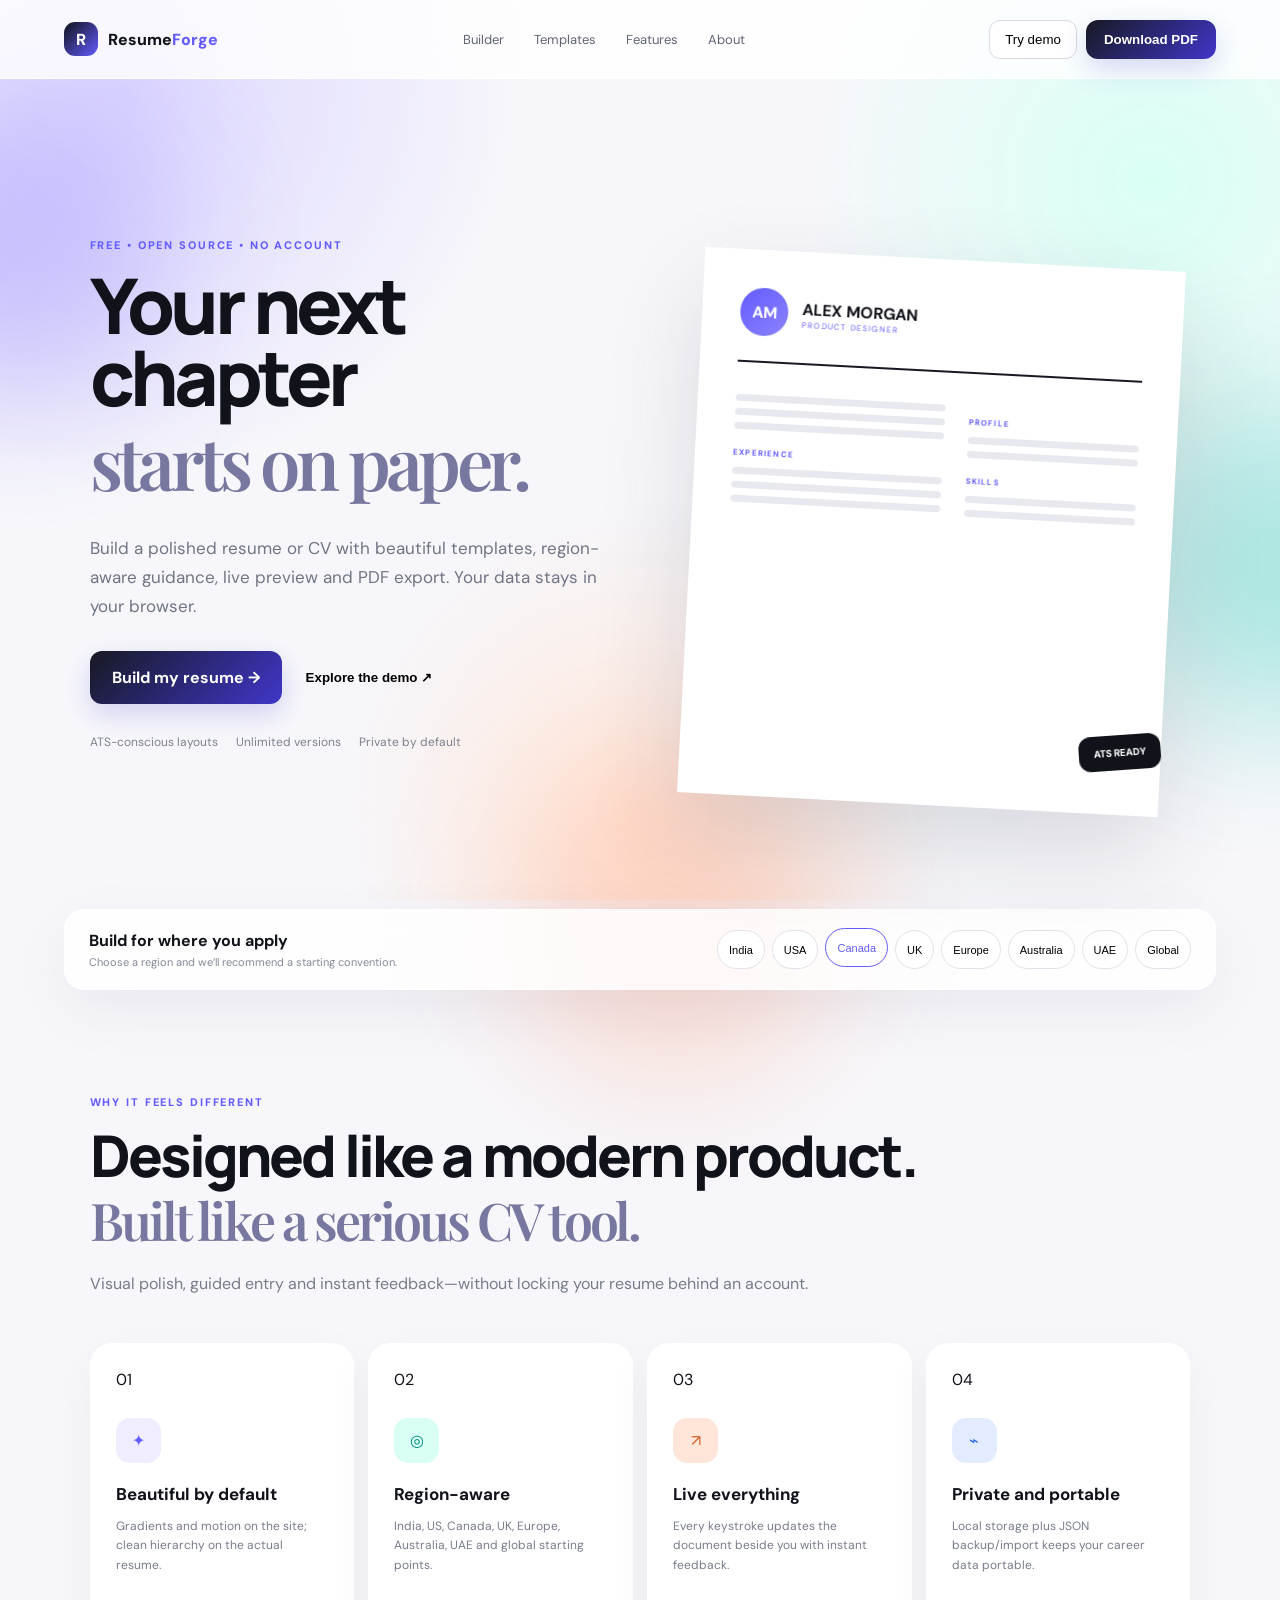
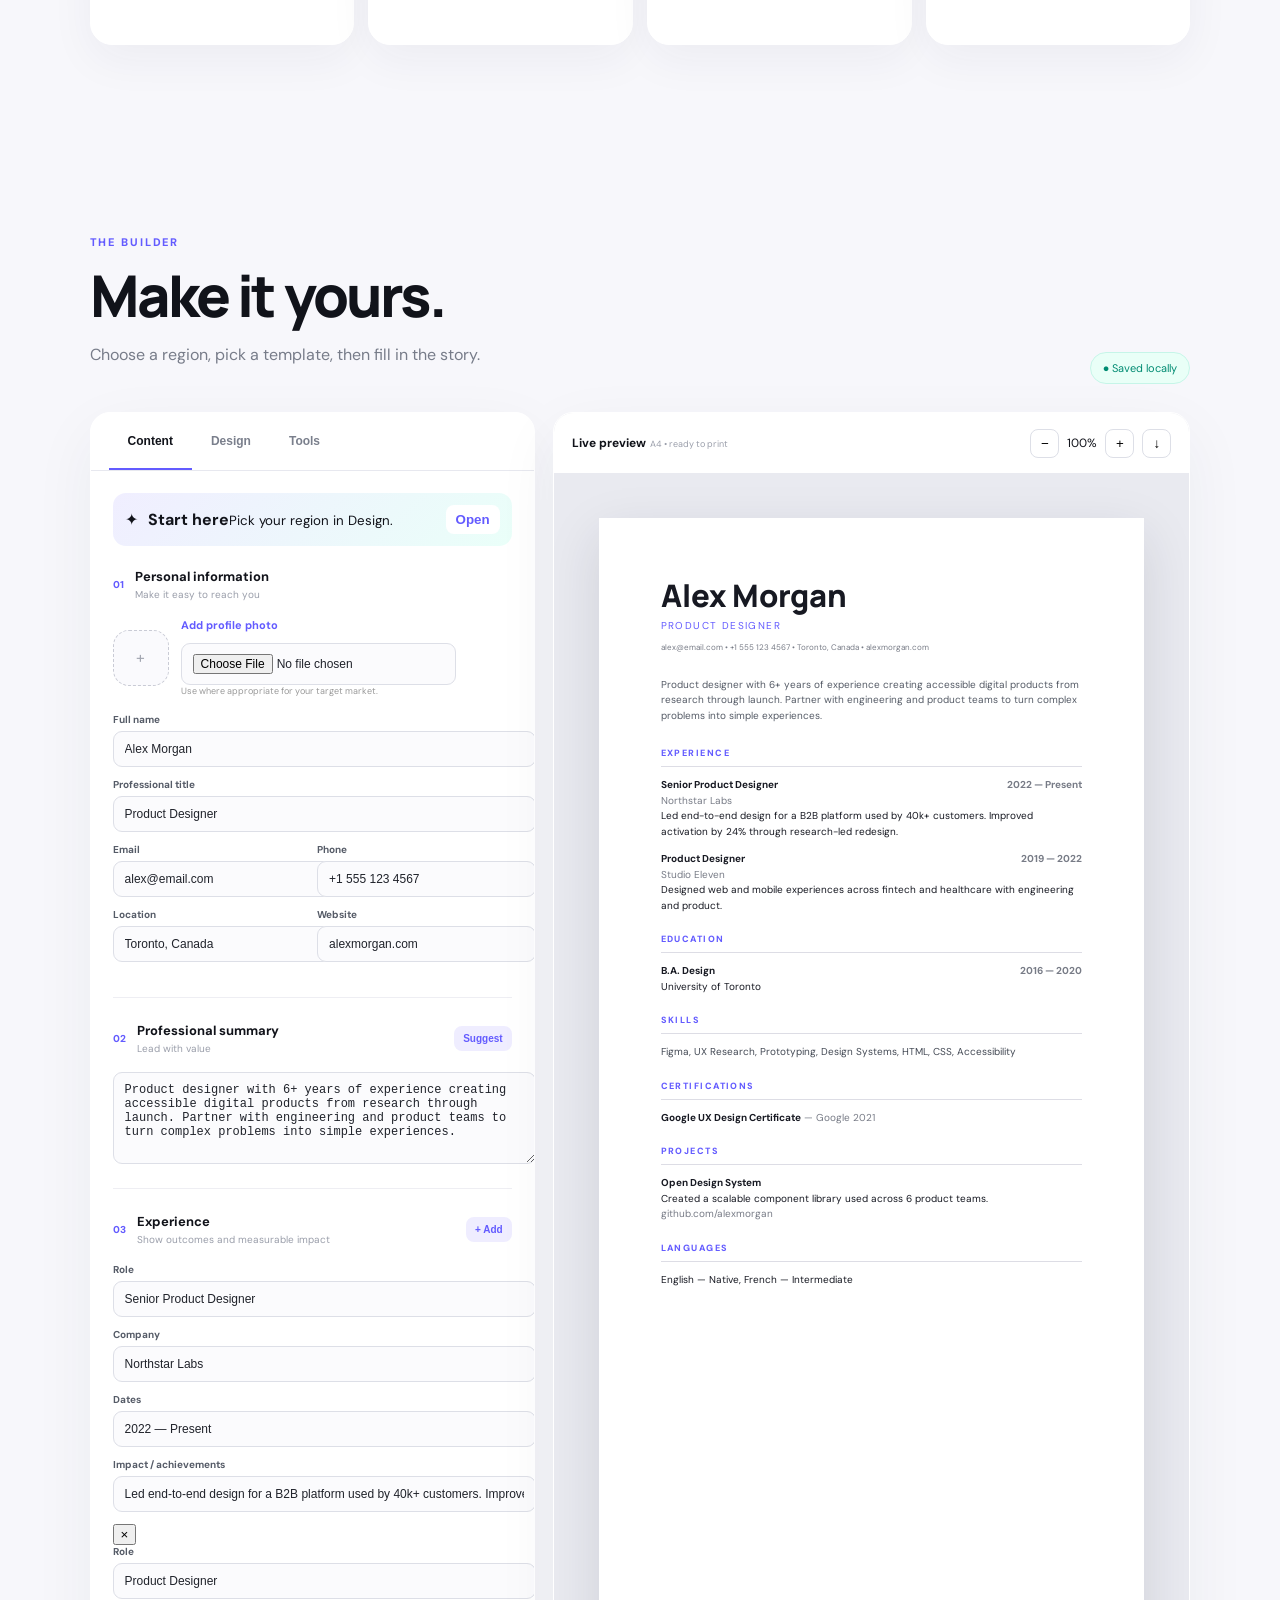
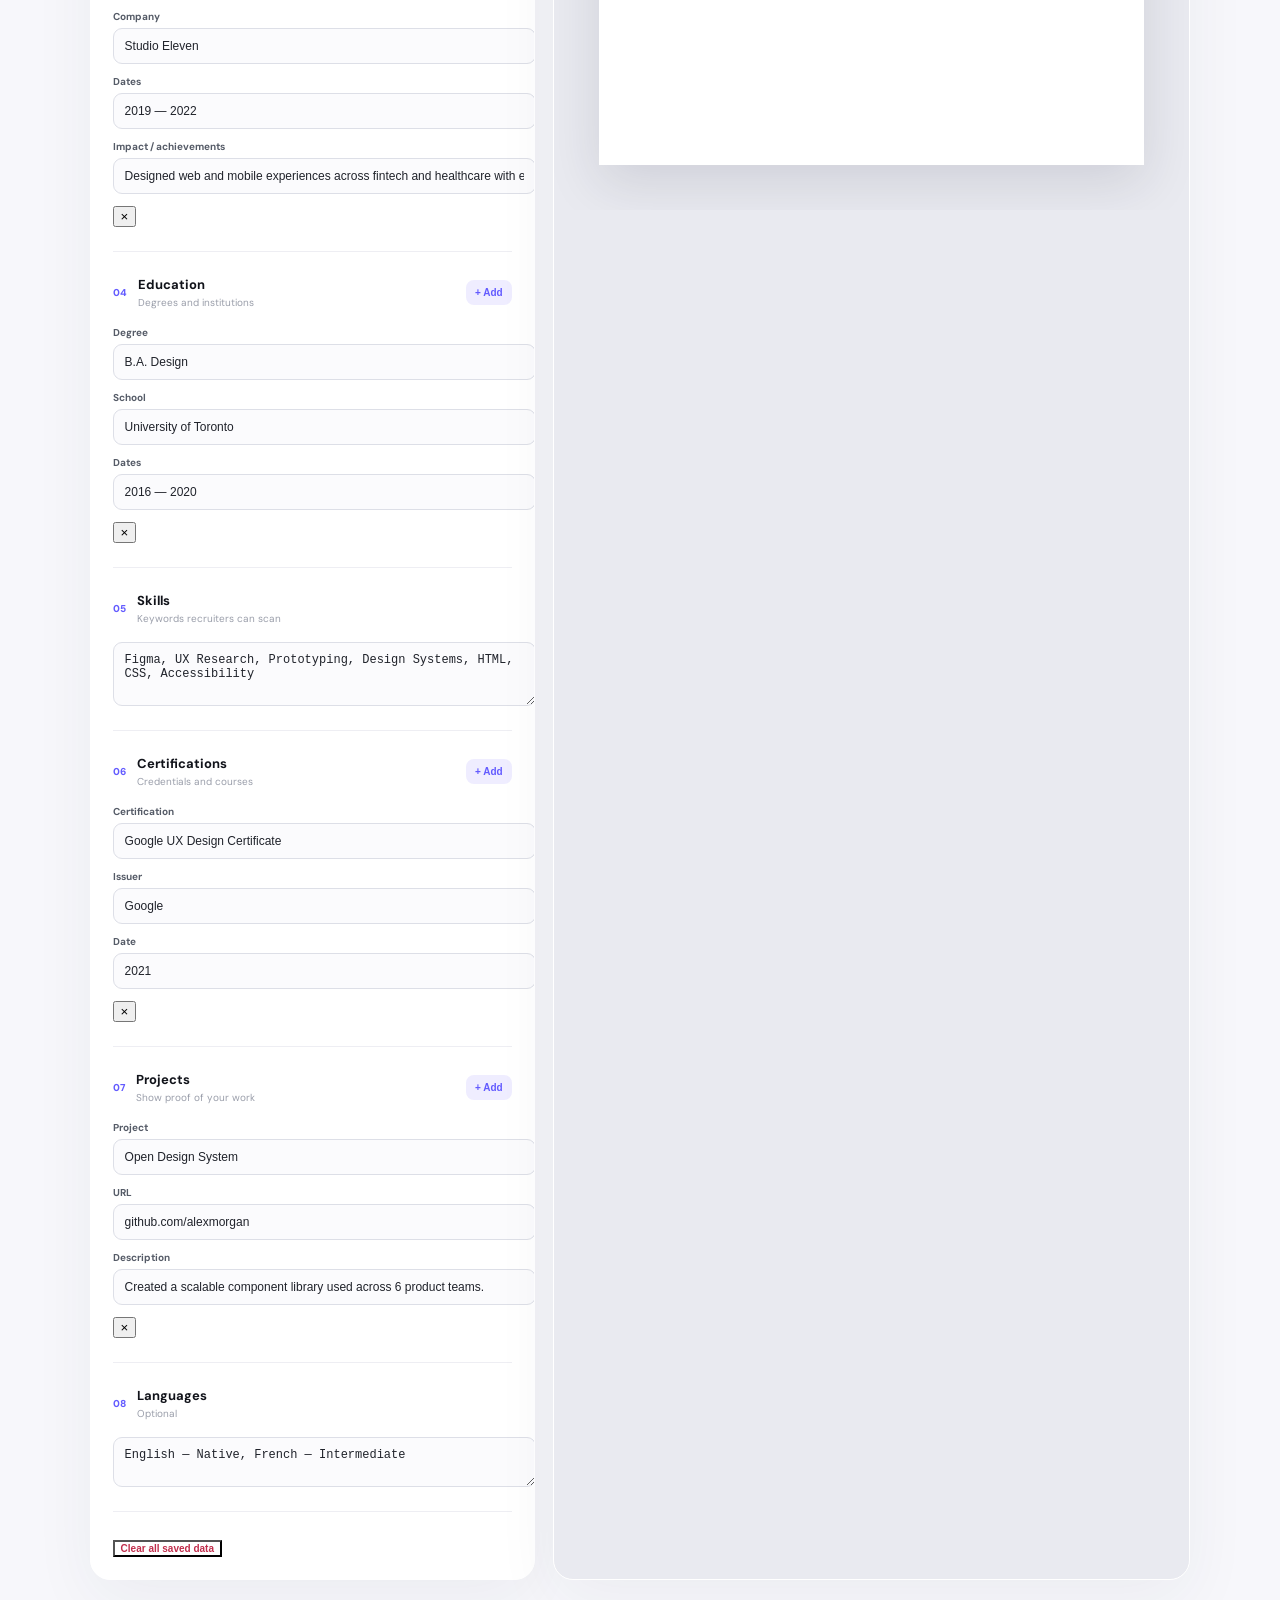
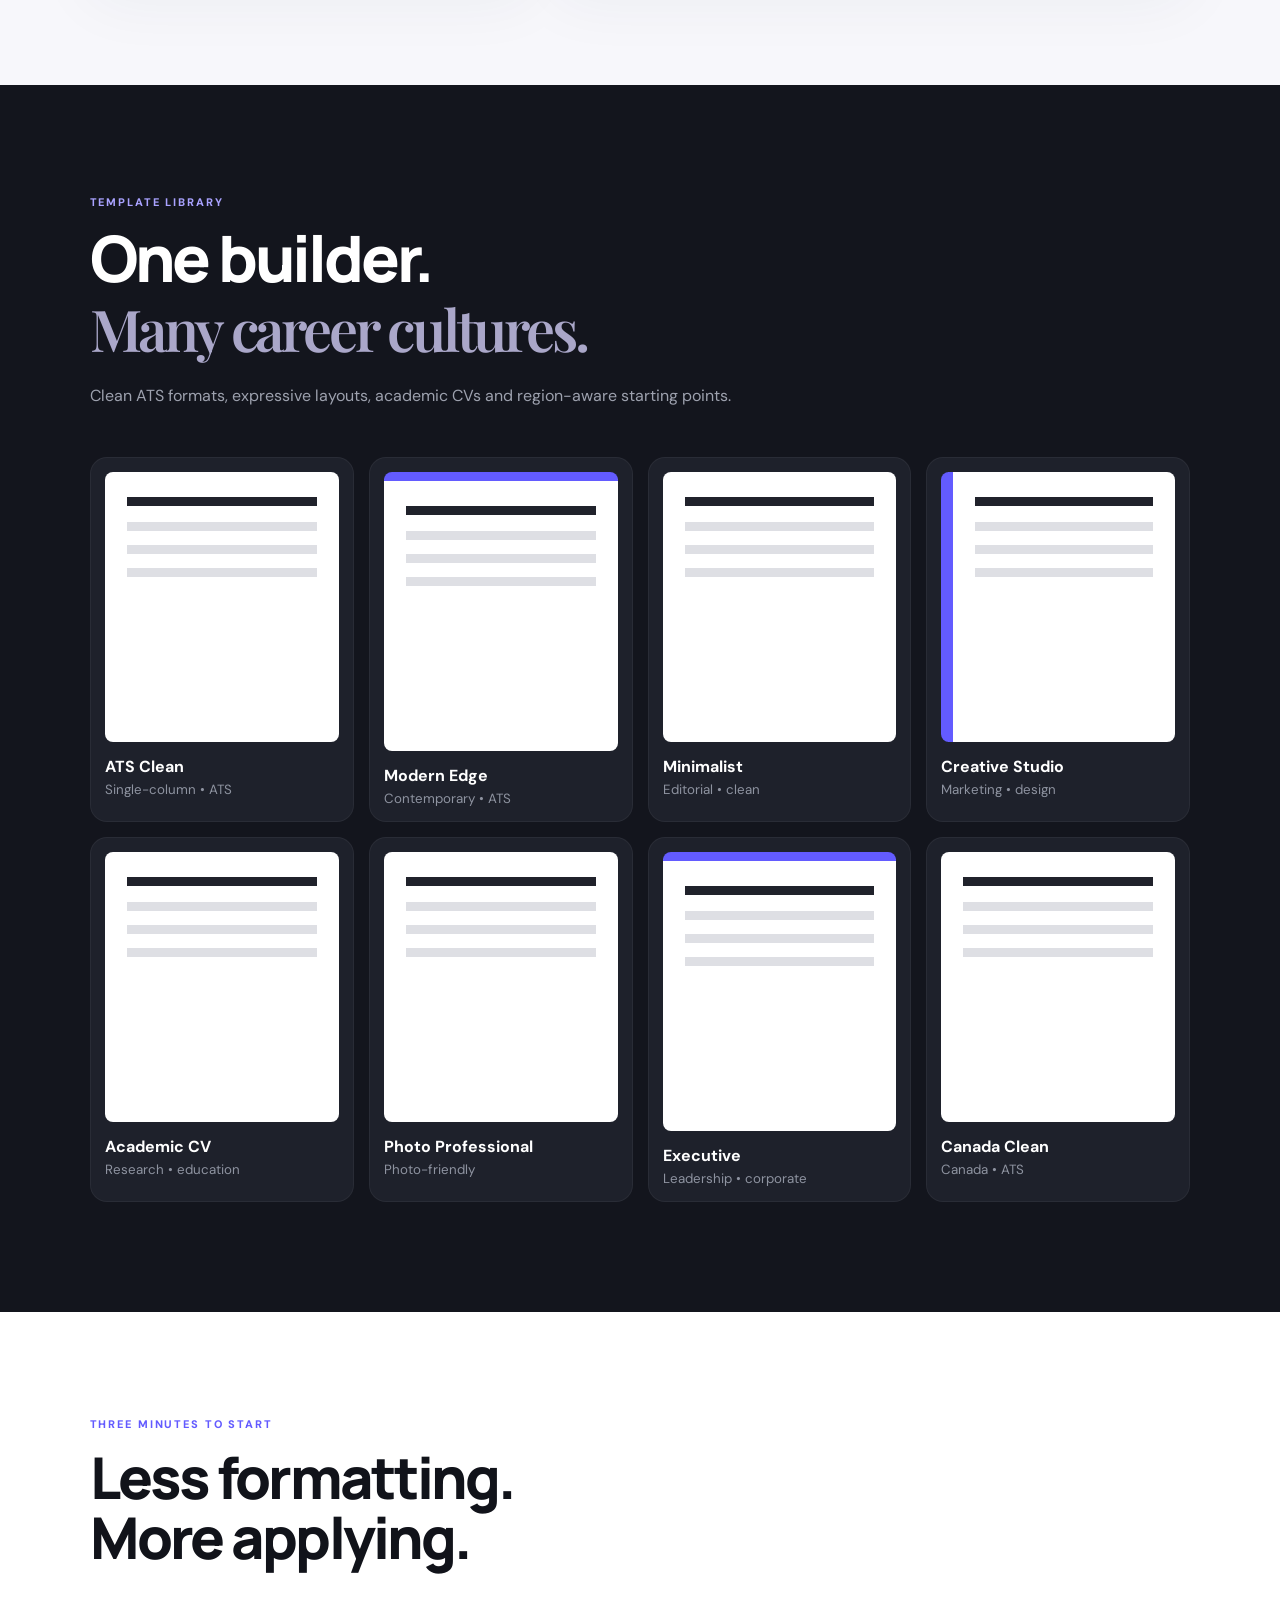
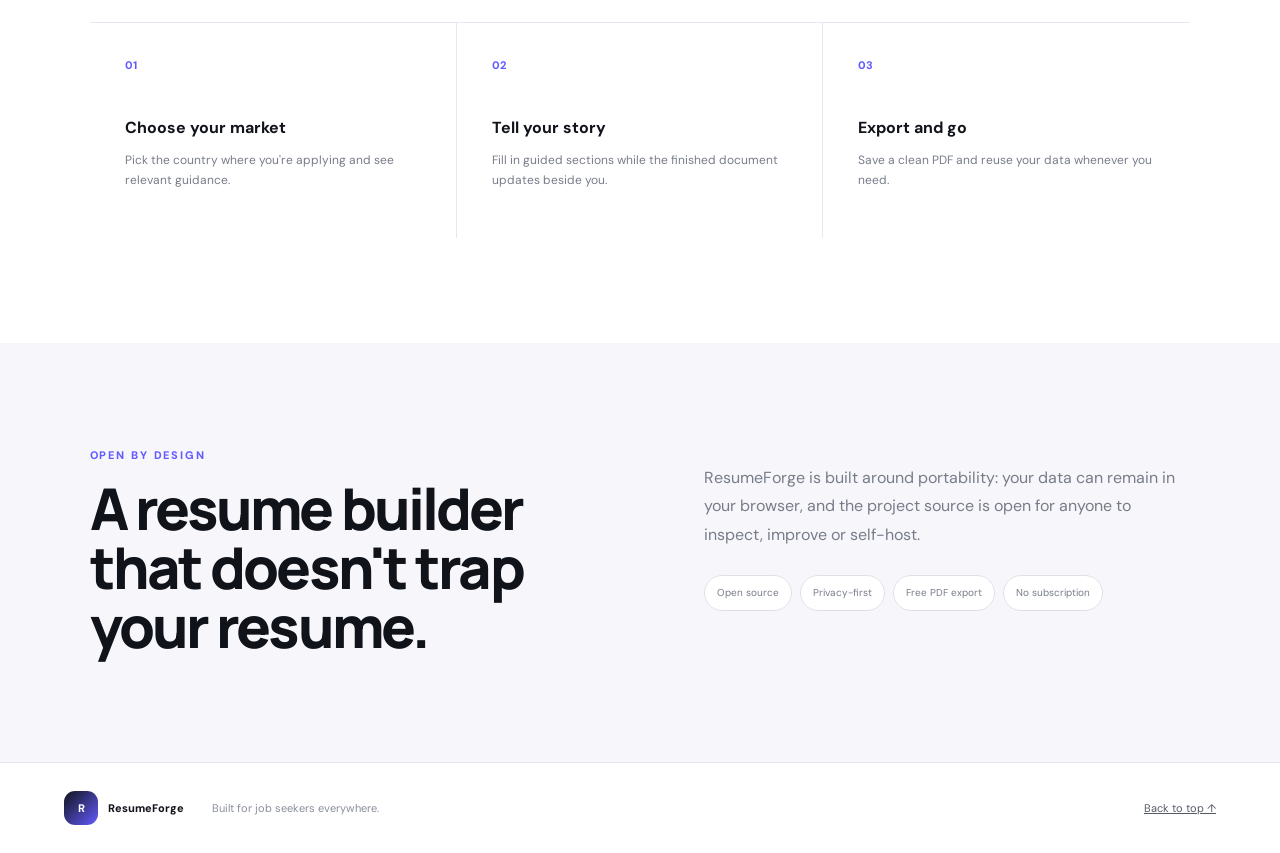
<file: index2.html>
<!doctype html><html lang="en"><head><meta charset="UTF-8"><meta name="viewport" content="width=device-width,initial-scale=1"><meta name="description" content="ResumeForge — free open-source resume builder"><title>ResumeForge — Build a resume people remember</title><link rel="preconnect" href="https://fonts.googleapis.com"><link rel="preconnect" href="https://fonts.gstatic.com" crossorigin><link href="https://fonts.googleapis.com/css2?family=DM+Sans:wght@400;500;600;700&family=Manrope:wght@600;700;800&family=Playfair+Display:wght@600;700&display=swap" rel="stylesheet"><link rel="stylesheet" href="styles.css"></head><body><div class="ambient a1"></div><div class="ambient a2"></div><div class="ambient a3"></div><header class="topbar"><a class="brand" href="#top"><span class="brand-mark">R</span><span>Resume<span>Forge</span></span></a><nav><a href="#builder">Builder</a><a href="#templates">Templates</a><a href="#features">Features</a><a href="#about">About</a></nav><div class="top-actions"><button class="ghost-btn" id="loadDemo">Try demo</button><button class="primary-btn" id="downloadTop">Download PDF</button></div></header><main id="top"><section class="hero"><div class="hero-copy"><div class="eyebrow">FREE • OPEN SOURCE • NO ACCOUNT</div><h1>Your next chapter<br><em>starts on paper.</em></h1><p>Build a polished resume or CV with beautiful templates, region-aware guidance, live preview and PDF export. Your data stays in your browser.</p><div class="hero-actions"><a class="primary-btn xl" href="#builder">Build my resume →</a><button class="text-btn" id="heroDemo">Explore the demo ↗</button></div><div class="trust-row"><span>ATS-conscious layouts</span><span>Unlimited versions</span><span>Private by default</span></div></div><div class="hero-visual"><div class="orb orb-one"></div><div class="orb orb-two"></div><div class="hero-paper"><div class="hp-top"><span class="hp-avatar">AM</span><div><b>ALEX MORGAN</b><small>PRODUCT DESIGNER</small></div></div><div class="hp-line"></div><div class="hp-columns"><div><i></i><i></i><i></i><b>EXPERIENCE</b><i></i><i></i><i></i></div><div><b>PROFILE</b><i></i><i></i><b>SKILLS</b><i></i><i></i></div></div><span class="hero-sticker">ATS READY</span></div></div></section><section class="country-ribbon"><div><b>Build for where you apply</b><small>Choose a region and we’ll recommend a starting convention.</small></div><div class="country-pills"><button data-country="india">India</button><button data-country="us">USA</button><button data-country="canada">Canada</button><button data-country="uk">UK</button><button data-country="eu">Europe</button><button data-country="australia">Australia</button><button data-country="uae">UAE</button><button data-country="global">Global</button></div></section><section id="features" class="feature-section"><div class="section-intro"><div class="eyebrow">WHY IT FEELS DIFFERENT</div><h2>Designed like a modern product.<br><em>Built like a serious CV tool.</em></h2><p>Visual polish, guided entry and instant feedback—without locking your resume behind an account.</p></div><div class="feature-grid"><article class="feature-card c1"><span>01</span><div class="feature-icon">✦</div><h3>Beautiful by default</h3><p>Gradients and motion on the site; clean hierarchy on the actual resume.</p></article><article class="feature-card c2"><span>02</span><div class="feature-icon">◎</div><h3>Region-aware</h3><p>India, US, Canada, UK, Europe, Australia, UAE and global starting points.</p></article><article class="feature-card c3"><span>03</span><div class="feature-icon">↗</div><h3>Live everything</h3><p>Every keystroke updates the document beside you with instant feedback.</p></article><article class="feature-card c4"><span>04</span><div class="feature-icon">⌁</div><h3>Private and portable</h3><p>Local storage plus JSON backup/import keeps your career data portable.</p></article></div></section><section id="builder" class="builder-section"><div class="section-heading"><div><div class="eyebrow">THE BUILDER</div><h2>Make it yours.</h2><p class="subhead">Choose a region, pick a template, then fill in the story.</p></div><div class="status-pill" id="saveStatus">Saved locally</div></div><div class="builder-layout"><aside class="editor-panel"><div class="panel-tabs"><button class="tab active" data-tab="content">Content</button><button class="tab" data-tab="design">Design</button><button class="tab" data-tab="tools">Tools</button></div><div id="contentTab" class="tab-content"><div class="guided-banner"><span>✦</span><div><b>Start here</b><small>Pick your region in Design.</small></div><button data-open="design">Open</button></div><div class="form-section"><div class="section-title"><span>01</span><div><b>Personal information</b><small>Make it easy to reach you</small></div></div><div class="photo-row"><div class="photo-preview" id="photoPreview">+</div><div><label class="upload-label" for="photoInput">Add profile photo</label><input id="photoInput" type="file" accept="image/*" hidden><small class="muted">Use where appropriate for your target market.</small></div></div><label>Full name<input id="name" placeholder="Alex Morgan"></label><label>Professional title<input id="title" placeholder="Product Designer"></label><div class="two-col"><label>Email<input id="email" type="email" placeholder="alex@email.com"></label><label>Phone<input id="phone" placeholder="+1 555 123 4567"></label></div><div class="two-col"><label>Location<input id="location" placeholder="Toronto, Canada"></label><label>Website<input id="website" placeholder="alexmorgan.com"></label></div></div><div class="form-section"><div class="section-title"><span>02</span><div><b>Professional summary</b><small>Lead with value</small></div><button class="mini-action" data-suggest="summary">Suggest</button></div><textarea id="summary" rows="5" placeholder="Product designer with 6+ years of experience..."></textarea></div><div class="form-section"><div class="section-title"><span>03</span><div><b>Experience</b><small>Show outcomes and measurable impact</small></div><button class="add-btn" data-add="experience">+ Add</button></div><div id="experienceFields"></div></div><div class="form-section"><div class="section-title"><span>04</span><div><b>Education</b><small>Degrees and institutions</small></div><button class="add-btn" data-add="education">+ Add</button></div><div id="educationFields"></div></div><div class="form-section"><div class="section-title"><span>05</span><div><b>Skills</b><small>Keywords recruiters can scan</small></div></div><textarea id="skills" rows="3" placeholder="Figma, UX Research, Prototyping, HTML, CSS"></textarea></div><div class="form-section"><div class="section-title"><span>06</span><div><b>Certifications</b><small>Credentials and courses</small></div><button class="add-btn" data-add="certification">+ Add</button></div><div id="certificationFields"></div></div><div class="form-section"><div class="section-title"><span>07</span><div><b>Projects</b><small>Show proof of your work</small></div><button class="add-btn" data-add="project">+ Add</button></div><div id="projectFields"></div></div><div class="form-section"><div class="section-title"><span>08</span><div><b>Languages</b><small>Optional</small></div></div><textarea id="languages" rows="2" placeholder="English — Native, French — Intermediate"></textarea></div><button class="danger-link" id="clearAll">Clear all saved data</button></div><div id="designTab" class="tab-content hidden"><div class="design-block"><div class="block-head"><b>Region and convention</b><span id="countryNote">Global</span></div><select id="countrySelect"><option value="global">Global / International</option><option value="india">India</option><option value="us">United States</option><option value="canada">Canada</option><option value="uk">United Kingdom</option><option value="eu">Europe / Europass</option><option value="australia">Australia / NZ</option><option value="uae">UAE / GCC</option></select><div class="country-advice" id="countryAdvice"></div></div><div class="design-block"><div class="block-head"><b>Template library</b><span>12 styles</span></div><div class="template-grid" id="templateGrid"></div></div><div class="design-block"><b>Accent color</b><div class="swatches"><button class="swatch active" data-color="#635bff" style="--swatch:#635bff"></button><button class="swatch" data-color="#00a896" style="--swatch:#00a896"></button><button class="swatch" data-color="#f59e0b" style="--swatch:#f59e0b"></button><button class="swatch" data-color="#e11d48" style="--swatch:#e11d48"></button><button class="swatch" data-color="#2563eb" style="--swatch:#2563eb"></button><button class="swatch" data-color="#111827" style="--swatch:#111827"></button></div></div><div class="design-block"><div class="block-head"><b>Density</b><span id="densityLabel">Comfortable</span></div><input id="fontSize" type="range" min="9" max="11.5" value="10" step="0.5"><div class="range-labels"><span>Compact</span><span>Airy</span></div></div><div class="tip-box">Country presets are guidance, not employer or immigration rules. For ATS-heavy applications, prefer clean single-column templates.</div></div><div id="toolsTab" class="tab-content hidden"><div class="tool-card"><div class="tool-icon">⌁</div><div><b>ATS health</b><small>Heuristic checks for common issues.</small></div><strong id="atsScore">0%</strong></div><div class="ats-meter"><span id="atsBar"></span></div><ul class="check-list" id="atsChecks"></ul><button class="secondary-btn full" id="exportJson">Export resume data</button><label class="secondary-btn full import-label" for="importJson">Import resume data<input id="importJson" type="file" accept="application/json" hidden></label><button class="secondary-btn full" id="copyText">Copy resume text</button></div></aside><section class="preview-panel"><div class="preview-toolbar"><div><span class="live-dot"></span><b>Live preview</b><small>A4 • ready to print</small></div><div class="toolbar-actions"><button class="icon-btn" id="zoomOut">−</button><span id="zoomValue">100%</span><button class="icon-btn" id="zoomIn">+</button><button class="icon-btn" id="printBtn">↓</button></div></div><div class="paper-wrap"><article id="resumePaper" class="resume-paper template-ats"></article></div></section></div></section><section id="templates" class="template-section"><div class="section-intro"><div class="eyebrow">TEMPLATE LIBRARY</div><h2>One builder.<br><em>Many career cultures.</em></h2><p>Clean ATS formats, expressive layouts, academic CVs and region-aware starting points.</p></div><div class="template-showcase" id="showcaseGrid"></div></section><section class="process-section"><div class="process-intro"><div class="eyebrow">THREE MINUTES TO START</div><h2>Less formatting.<br>More applying.</h2></div><div class="steps"><div><span>01</span><b>Choose your market</b><p>Pick the country where you're applying and see relevant guidance.</p></div><div><span>02</span><b>Tell your story</b><p>Fill in guided sections while the finished document updates beside you.</p></div><div><span>03</span><b>Export and go</b><p>Save a clean PDF and reuse your data whenever you need.</p></div></div></section><section id="about" class="about-section"><div><div class="eyebrow">OPEN BY DESIGN</div><h2>A resume builder that doesn't trap your resume.</h2></div><div class="about-copy"><p>ResumeForge is built around portability: your data can remain in your browser, and the project source is open for anyone to inspect, improve or self-host.</p><div class="about-pills"><span>Open source</span><span>Privacy-first</span><span>Free PDF export</span><span>No subscription</span></div></div></section></main><footer><div class="brand"><span class="brand-mark">R</span><span>ResumeForge</span></div><span>Built for job seekers everywhere.</span><a href="#top">Back to top ↑</a></footer><div class="toast" id="toast"></div><script src="app2.js"></script></body></html>
</file>
<file: resumeforge/styles.css>
body{margin:0;font-family:'DM Sans',Arial,sans-serif;background:#f7f7fb;color:#11131a}body:before{content:'';position:fixed;inset:0;z-index:-2;background:radial-gradient(circle at 10% 10%,#dcd7ff,transparent 28%),radial-gradient(circle at 90% 20%,#d8fff5,transparent 25%),radial-gradient(circle at 50% 90%,#ffe9dd,transparent 30%)}.ambient{position:fixed;width:320px;height:320px;border-radius:50%;filter:blur(70px);opacity:.3;z-index:-1}.a1{background:#7c6cff;left:-150px;top:10%;animation:float 14s infinite}.a2{background:#00c2a8;right:-160px;top:45%;animation:float 17s infinite reverse}.a3{background:#ff9b76;left:40%;bottom:-180px;animation:float 20s infinite}.topbar{height:78px;padding:0 5vw;display:flex;align-items:center;justify-content:space-between;background:#ffffffcc;border-bottom:1px solid #fff;position:sticky;top:0;z-index:20;backdrop-filter:blur(18px)}.brand{display:flex;align-items:center;gap:10px;text-decoration:none;color:#11131a;font-weight:800}.brand-mark{width:34px;height:34px;border-radius:11px;background:linear-gradient(135deg,#11131a,#635bff);color:#fff;display:grid;place-items:center}.brand>span:last-child>span{color:#635bff}.topbar nav{display:flex;gap:30px}.topbar nav a{font-size:13px;color:#606573;text-decoration:none}.top-actions{display:flex;gap:9px}.primary-btn{display:inline-flex;align-items:center;gap:9px;background:linear-gradient(135deg,#171922,#4036c9);color:#fff;padding:12px 18px;border:0;border-radius:12px;text-decoration:none;font-weight:700;box-shadow:0 10px 28px #4036c933;transition:.25s}.primary-btn:hover{transform:translateY(-2px)}.ghost-btn{padding:10px 15px;border:1px solid #d8d9e2;border-radius:11px;background:#fff}.hero{min-height:650px;padding:90px 7vw;display:grid;grid-template-columns:1fr 1fr;gap:5vw;align-items:center}.eyebrow{font-size:11px;letter-spacing:.17em;font-weight:800;color:#635bff;margin-bottom:17px}.hero h1{font:800 clamp(50px,6vw,86px)/.94 Manrope,sans-serif;letter-spacing:-.06em;margin:0 0 25px}.hero h1 em{font:600 .94em 'Playfair Display';color:#7777a0}.hero p{max-width:650px;color:#707584;font-size:17px;line-height:1.7}.hero-actions{display:flex;gap:18px;align-items:center;margin:30px 0}.xl{padding:16px 22px}.text-btn{background:transparent;border:0;font-weight:700}.trust-row{display:flex;gap:18px;flex-wrap:wrap;color:#7c818d;font-size:12px}.hero-visual{height:470px;display:grid;place-items:center;position:relative}.orb{position:absolute;border-radius:50%;filter:blur(1px)}.orb-one{width:330px;height:330px;background:linear-gradient(135deg,#d8d2ff,#c8fff2);animation:breathe 5s infinite}.orb-two{width:110px;height:110px;background:#ffb99e;right:5%;top:10%;animation:float 7s infinite}.hero-paper{width:min(405px,80%);height:470px;background:#fff;padding:38px;box-shadow:0 38px 90px #20233a24;transform:rotate(3deg);z-index:2;animation:paperFloat 5s infinite}.hp-top{display:flex;gap:14px;align-items:center}.hp-avatar{width:48px;height:48px;border-radius:50%;background:linear-gradient(135deg,#635bff,#8c82ff);color:#fff;display:grid;place-items:center;font-weight:800}.hp-top b,.hp-top small{display:block}.hp-top small{font-size:8px;letter-spacing:.15em;color:#635bff}.hp-line{height:2px;background:#171922;margin:25px 0}.hp-columns{display:grid;grid-template-columns:1.1fr .9fr;gap:24px}.hp-columns b{display:block;font-size:8px;letter-spacing:.15em;margin:18px 0 10px;color:#635bff}.hp-columns i{display:block;height:7px;border-radius:4px;background:#e8e9ee;margin:7px 0}.hero-sticker{position:absolute;right:0;bottom:45px;background:#11131a;color:#fff;padding:11px 15px;border-radius:12px;font-size:10px;font-weight:800;transform:rotate(-7deg);z-index:3}.country-ribbon{margin:0 5vw;padding:20px 24px;background:#ffffffcc;border:1px solid #fff;border-radius:20px;display:flex;justify-content:space-between;gap:25px;backdrop-filter:blur(15px);box-shadow:0 20px 60px #2d315112}.country-ribbon b,.country-ribbon small{display:block}.country-ribbon small{font-size:11px;color:#858a96;margin-top:4px}.country-pills{display:flex;flex-wrap:wrap;gap:7px;justify-content:flex-end}.country-pills button{border:1px solid #e0e1e8;background:#fff;border-radius:99px;padding:8px 11px;font-size:11px;transition:.2s}.country-pills button:hover,.country-pills button.active{border-color:#635bff;color:#635bff;transform:translateY(-2px)}.feature-section,.builder-section,.process-section,.about-section{padding:105px 7vw}.section-intro h2,.section-heading h2,.process-intro h2,.about-section h2{font:800 clamp(40px,4.5vw,65px)/1.03 Manrope,sans-serif;letter-spacing:-.05em;margin:0}.section-intro h2 em{font:600 .9em 'Playfair Display';color:#7777a0}.section-intro p,.subhead{color:#777c89;line-height:1.7}.feature-grid{display:grid;grid-template-columns:repeat(4,1fr);gap:14px;margin-top:45px}.feature-card{min-height:250px;background:#fff;border-radius:22px;padding:25px;border:1px solid #fff;box-shadow:0 15px 45px #2d31510d;transition:.3s}.feature-card:hover{transform:translateY(-7px);box-shadow:0 25px 60px #2d315119}.feature-icon{width:45px;height:45px;border-radius:14px;display:grid;place-items:center;margin:28px 0 20px;background:#efedff;color:#635bff}.feature-card h3{margin:0 0 9px;font-size:17px}.feature-card p{font-size:12px;color:#777c89;line-height:1.65}.c2 .feature-icon{background:#d9fff5;color:#008f7c}.c3 .feature-icon{background:#ffe6d9;color:#d55d28}.c4 .feature-icon{background:#e3ecff;color:#2563eb}.builder-section{padding-top:85px}.section-heading{display:flex;justify-content:space-between;align-items:end;margin-bottom:28px}.status-pill{background:#e9fff7;color:#008b72;border:1px solid #c6f5e8;border-radius:99px;padding:8px 12px;font-size:11px}.builder-layout{display:grid;grid-template-columns:445px minmax(0,1fr);gap:18px}.editor-panel,.preview-panel{border:1px solid #fff;border-radius:20px;overflow:hidden;background:#fff;box-shadow:0 20px 65px #2d31510e}.panel-tabs{height:57px;display:flex;border-bottom:1px solid #e7e8ef;padding:0 18px}.tab{padding:17px 19px;background:none;border:0;color:#7a7f8c;font-weight:700;font-size:12px;border-bottom:2px solid transparent}.tab.active{color:#11131a;border-color:#635bff}.tab-content{padding:22px}.hidden{display:none!important}.guided-banner{display:flex;align-items:center;gap:10px;background:linear-gradient(135deg,#f0eeff,#eafff9);padding:12px;border-radius:13px;margin-bottom:22px}.guided-banner button{margin-left:auto;border:0;background:#fff;border-radius:8px;padding:7px 10px;color:#635bff;font-weight:700}.form-section{padding-bottom:24px;margin-bottom:24px;border-bottom:1px solid #eeeef3}.section-title{display:flex;align-items:center;gap:11px;margin-bottom:17px}.section-title>span{font-size:10px;color:#635bff;font-weight:800}.section-title b,.section-title small{display:block}.section-title b{font-size:13px}.section-title small{font-size:10px;color:#9a9eaa;margin-top:3px}.add-btn,.mini-action{margin-left:auto;border:0;background:#efedff;color:#635bff;border-radius:8px;padding:7px 9px;font-size:10px;font-weight:800}.form-section label{display:block;font-size:10px;font-weight:700;color:#555b67;margin-bottom:11px}.form-section input,.form-section textarea,.design-block select{display:block;width:100%;border:1px solid #dddfe7;border-radius:9px;padding:10px 11px;margin-top:5px;outline:0;background:#fbfbfd;color:#20232b;font-size:12px}.form-section textarea{resize:vertical}.form-section input:focus,.form-section textarea:focus,.design-block select:focus{border-color:#635bff;box-shadow:0 0 0 4px #635bff12}.two-col{display:grid;grid-template-columns:1fr 1fr;gap:10px}.photo-row{display:flex;gap:12px;align-items:center;margin-bottom:16px}.photo-preview{width:54px;height:54px;border-radius:16px;border:1px dashed #c9cbd5;display:grid;place-items:center;color:#a2a6b1;background:#fafafd;overflow:hidden}.photo-preview img{width:100%;height:100%;object-fit:cover}.upload-label{font-size:11px!important;color:#635bff!important}.muted{display:block;color:#999;font-size:9px}.danger-link{background:none;color:#c12e4c;font-size:10px;font-weight:700}.design-block{padding:4px 0 24px}.block-head{display:flex;justify-content:space-between;margin-bottom:10px}.block-head b{font-size:12px}.block-head span{font-size:9px;color:#999}.country-advice{font-size:10px;line-height:1.55;color:#737986;background:#f7f7fa;border-radius:10px;padding:10px;margin-top:9px}.template-grid{display:grid;grid-template-columns:repeat(3,1fr);gap:8px}.template-card{border:1px solid #e2e3ea;background:#fafafd;border-radius:10px;padding:7px;text-align:left}.template-card.active{border:2px solid #635bff;background:#fff}.template-card small{font-size:9px;font-weight:700}.sample{display:block;height:68px;background:#fff;border:1px solid #eeeef2;border-radius:5px;margin-bottom:6px;position:relative;overflow:hidden}.sample:before{content:'';position:absolute;left:8px;top:8px;width:55%;height:6px;background:#20222b;box-shadow:0 14px 0 #e4e5ea,0 25px 0 #e4e5ea,0 36px 0 #e4e5ea}.sample.modern:before{background:#635bff;width:22%;height:68px;left:0;top:0;box-shadow:none}.sample.creative:before{background:#635bff;width:75%;height:7px;left:10px;top:10px;box-shadow:0 18px 0 #e3e4e9,0 30px 0 #e3e4e9}.sample.photo:after{content:'';position:absolute;right:9px;top:7px;width:18px;height:18px;border-radius:50%;background:#ddd}.swatches{display:flex;gap:9px;margin-top:11px}.swatch{width:25px;height:25px;border-radius:50%;border:3px solid #fff;background:var(--swatch);box-shadow:0 0 0 1px #ccc}.swatch.active{box-shadow:0 0 0 2px var(--swatch)}.design-block input[type=range]{width:100%;accent-color:#635bff}.range-labels{display:flex;justify-content:space-between;color:#999;font-size:9px}.tip-box{font-size:10px;line-height:1.6;background:linear-gradient(135deg,#fff8ef,#f3f1ff);padding:12px;border-radius:10px}.tool-card{display:flex;align-items:center;gap:12px;background:#f8f8fb;padding:13px;border-radius:12px}.tool-icon{width:38px;height:38px;border-radius:11px;background:#efedff;color:#635bff;display:grid;place-items:center}.tool-card b,.tool-card small{display:block}.tool-card small{font-size:9px;color:#9296a2}.tool-card strong{margin-left:auto;font-size:22px}.ats-meter{height:8px;border-radius:99px;background:#ececf2;margin:12px 0;overflow:hidden}.ats-meter span{display:block;height:100%;width:0;background:linear-gradient(90deg,#e11d48,#f59e0b,#00a896);transition:.6s}.check-list{list-style:none;padding:0;margin:12px 0 20px}.check-list li{font-size:10px;color:#6d7280;padding:6px 0}.check-list li.good{color:#008f78}.check-list li:before{content:'○';margin-right:7px}.check-list li.good:before{content:'✓'}.secondary-btn{display:block;background:#fff;border:1px solid #dddfe7;border-radius:9px;padding:10px;text-align:center;font-size:10px;font-weight:700;color:#333842;margin-top:8px}.full{width:100%}.preview-panel{min-width:0;background:#e9eaf0}.preview-toolbar{height:60px;background:#fff;padding:0 18px;display:flex;justify-content:space-between;align-items:center;font-size:12px}.preview-toolbar small{font-size:9px;color:#9b9fab;margin-left:4px}.toolbar-actions{display:flex;align-items:center;gap:8px}.icon-btn{width:29px;height:29px;border:1px solid #dddfe7;border-radius:8px;background:#fff}.paper-wrap{padding:45px;overflow:auto;min-height:930px;display:flex;justify-content:center;align-items:flex-start}.resume-paper{background:#fff;width:794px;min-height:1123px;padding:62px;box-shadow:0 18px 50px #20233a20;font-size:10px;line-height:1.55;transform-origin:top center;color:#171922}.resume-paper h1{font:800 31px/1 Manrope,sans-serif;margin:0}.resume-paper .r-title{color:#635bff;font-size:10px;letter-spacing:.14em;text-transform:uppercase;margin:7px 0}.resume-paper .contact{color:#777b86;font-size:8px}.resume-paper .r-summary{margin:24px 0;color:#555b66}.resume-paper .r-section{margin-top:20px}.resume-paper .r-heading{font-size:9px;letter-spacing:.16em;color:#635bff;font-weight:800;border-bottom:1px solid #dddde5;padding-bottom:5px;margin-bottom:10px}.resume-paper .r-item{margin-bottom:12px}.resume-paper .r-item-head{display:flex;justify-content:space-between;font-weight:700}.resume-paper .r-muted{color:#777b86}.resume-paper .skill-list{color:#444a55}.resume-paper .resume-photo{float:right;width:62px;height:62px;border-radius:50%;object-fit:cover;margin-left:15px}.resume-paper.template-modern{border-top:10px solid #635bff}.resume-paper.template-modern h1{font-family:'DM Sans';font-size:29px}.resume-paper.template-modern .r-heading{background:#efedff;padding:5px 8px;border:0}.resume-paper.template-minimal{box-shadow:none;padding:72px}.resume-paper.template-minimal .r-heading{color:#222;border-bottom:2px solid #222}.resume-paper.template-creative{border-left:12px solid #635bff}.resume-paper.template-creative .r-heading{border:0;background:#f6f4ff;padding:5px 8px}.resume-paper.template-academic h1{font-family:Georgia}.resume-paper.template-academic .r-heading{color:#222;border-bottom:1px solid #222}.resume-paper.template-photo .resume-photo{width:85px;height:85px}.template-section{padding:110px 7vw;background:#13151d;color:#fff}.template-section .eyebrow{color:#a9a2ff}.template-section h2{font:800 clamp(45px,5vw,72px)/1 Manrope,sans-serif;letter-spacing:-.05em;margin:0}.template-section h2 em{font:600 .9em 'Playfair Display';color:#aaa7c9}.template-section p{max-width:670px;color:#9da1ae;line-height:1.7}.template-showcase{display:grid;grid-template-columns:repeat(4,1fr);gap:15px;margin-top:48px}.showcase-card{background:#1e212b;border:1px solid #ffffff0d;border-radius:17px;padding:14px;transition:.3s}.showcase-card:hover{transform:translateY(-7px)}.showcase-paper{height:270px;background:#fff;border-radius:8px;margin-bottom:14px;position:relative}.showcase-paper:before{content:'';position:absolute;left:22px;right:22px;top:25px;height:9px;background:#20222b;box-shadow:0 25px 0 #dedfe4,0 48px 0 #dedfe4,0 71px 0 #dedfe4}.showcase-paper.modern{border-top:9px solid #635bff}.showcase-paper.creative{border-left:12px solid #635bff}.showcase-card b,.showcase-card small{display:block}.showcase-card small{color:#8e93a0;margin-top:4px}.process-section{background:#fff}.steps{display:grid;grid-template-columns:repeat(3,1fr);margin-top:55px;border-top:1px solid #e7e8ef}.steps>div{padding:35px;border-right:1px solid #e7e8ef}.steps>div:last-child{border:0}.steps span{display:block;color:#635bff;font-weight:800;font-size:11px;margin-bottom:45px}.steps p{color:#777c89;font-size:12px;line-height:1.7}.about-section{display:grid;grid-template-columns:1fr 1fr;gap:10vw}.about-copy{color:#777c89;line-height:1.8}.about-pills{display:flex;gap:8px;flex-wrap:wrap;margin-top:25px}.about-pills span{border:1px solid #dfe0e7;border-radius:99px;padding:8px 12px;font-size:10px;background:#fff}footer{padding:28px 5vw;background:#fff;border-top:1px solid #e7e8ef;display:flex;gap:28px;align-items:center;font-size:11px;color:#898e9b}footer a{margin-left:auto;color:#565b68}.toast{position:fixed;left:50%;bottom:25px;transform:translate(-50%,20px);background:#171922;color:#fff;border-radius:12px;padding:11px 15px;font-size:11px;opacity:0;transition:.25s;z-index:100}.toast.show{opacity:1;transform:translate(-50%,0)}@keyframes float{50%{transform:translateY(-20px)}}@keyframes breathe{50%{transform:scale(1.06)}}@keyframes paperFloat{50%{transform:rotate(1deg) translateY(-9px)}}@media(max-width:1100px){.hero{grid-template-columns:1fr}.feature-grid{grid-template-columns:1fr 1fr}.template-showcase{grid-template-columns:1fr 1fr}.country-ribbon{flex-direction:column;align-items:flex-start}.country-pills{justify-content:flex-start}.builder-layout{grid-template-columns:1fr}.preview-panel{order:-1}.about-section{grid-template-columns:1fr}}@media(max-width:650px){.topbar nav{display:none}.top-actions .ghost-btn{display:none}.hero{padding:70px 6vw 50px}.hero h1{font-size:49px}.hero-visual{height:370px}.hero-paper{height:390px;padding:25px}.country-ribbon{margin:0 16px}.feature-section,.builder-section,.process-section,.about-section{padding:75px 5vw}.feature-grid,.steps,.template-showcase{grid-template-columns:1fr}.paper-wrap{padding:18px 4px}.resume-paper{transform:scale(.68);margin-bottom:-340px}.two-col{grid-template-columns:1fr}.template-grid{grid-template-columns:repeat(2,1fr)}footer{flex-wrap:wrap}footer a{margin-left:0}}
</file>
<file: styles.css>
body{margin:0;font-family:'DM Sans',Arial,sans-serif;background:#f7f7fb;color:#11131a}body:before{content:'';position:fixed;inset:0;z-index:-2;background:radial-gradient(circle at 10% 10%,#dcd7ff,transparent 28%),radial-gradient(circle at 90% 20%,#d8fff5,transparent 25%),radial-gradient(circle at 50% 90%,#ffe9dd,transparent 30%)}.ambient{position:fixed;width:320px;height:320px;border-radius:50%;filter:blur(70px);opacity:.3;z-index:-1}.a1{background:#7c6cff;left:-150px;top:10%;animation:float 14s infinite}.a2{background:#00c2a8;right:-160px;top:45%;animation:float 17s infinite reverse}.a3{background:#ff9b76;left:40%;bottom:-180px;animation:float 20s infinite}.topbar{height:78px;padding:0 5vw;display:flex;align-items:center;justify-content:space-between;background:#ffffffcc;border-bottom:1px solid #fff;position:sticky;top:0;z-index:20;backdrop-filter:blur(18px)}.brand{display:flex;align-items:center;gap:10px;text-decoration:none;color:#11131a;font-weight:800}.brand-mark{width:34px;height:34px;border-radius:11px;background:linear-gradient(135deg,#11131a,#635bff);color:#fff;display:grid;place-items:center}.brand>span:last-child>span{color:#635bff}.topbar nav{display:flex;gap:30px}.topbar nav a{font-size:13px;color:#606573;text-decoration:none}.top-actions{display:flex;gap:9px}.primary-btn{display:inline-flex;align-items:center;gap:9px;background:linear-gradient(135deg,#171922,#4036c9);color:#fff;padding:12px 18px;border:0;border-radius:12px;text-decoration:none;font-weight:700;box-shadow:0 10px 28px #4036c933;transition:.25s}.primary-btn:hover{transform:translateY(-2px)}.ghost-btn{padding:10px 15px;border:1px solid #d8d9e2;border-radius:11px;background:#fff}.hero{min-height:650px;padding:90px 7vw;display:grid;grid-template-columns:1fr 1fr;gap:5vw;align-items:center}.eyebrow{font-size:11px;letter-spacing:.17em;font-weight:800;color:#635bff;margin-bottom:17px}.hero h1{font:800 clamp(50px,6vw,86px)/.94 Manrope,sans-serif;letter-spacing:-.06em;margin:0 0 25px}.hero h1 em{font:600 .94em 'Playfair Display';color:#7777a0}.hero p{max-width:650px;color:#707584;font-size:17px;line-height:1.7}.hero-actions{display:flex;gap:18px;align-items:center;margin:30px 0}.xl{padding:16px 22px}.text-btn{background:transparent;border:0;font-weight:700}.trust-row{display:flex;gap:18px;flex-wrap:wrap;color:#7c818d;font-size:12px}.hero-visual{height:470px;display:grid;place-items:center;position:relative}.orb{position:absolute;border-radius:50%;filter:blur(1px)}.orb-one{width:330px;height:330px;background:linear-gradient(135deg,#d8d2ff,#c8fff2);animation:breathe 5s infinite}.orb-two{width:110px;height:110px;background:#ffb99e;right:5%;top:10%;animation:float 7s infinite}.hero-paper{width:min(405px,80%);height:470px;background:#fff;padding:38px;box-shadow:0 38px 90px #20233a24;transform:rotate(3deg);z-index:2;animation:paperFloat 5s infinite}.hp-top{display:flex;gap:14px;align-items:center}.hp-avatar{width:48px;height:48px;border-radius:50%;background:linear-gradient(135deg,#635bff,#8c82ff);color:#fff;display:grid;place-items:center;font-weight:800}.hp-top b,.hp-top small{display:block}.hp-top small{font-size:8px;letter-spacing:.15em;color:#635bff}.hp-line{height:2px;background:#171922;margin:25px 0}.hp-columns{display:grid;grid-template-columns:1.1fr .9fr;gap:24px}.hp-columns b{display:block;font-size:8px;letter-spacing:.15em;margin:18px 0 10px;color:#635bff}.hp-columns i{display:block;height:7px;border-radius:4px;background:#e8e9ee;margin:7px 0}.hero-sticker{position:absolute;right:0;bottom:45px;background:#11131a;color:#fff;padding:11px 15px;border-radius:12px;font-size:10px;font-weight:800;transform:rotate(-7deg);z-index:3}.country-ribbon{margin:0 5vw;padding:20px 24px;background:#ffffffcc;border:1px solid #fff;border-radius:20px;display:flex;justify-content:space-between;gap:25px;backdrop-filter:blur(15px);box-shadow:0 20px 60px #2d315112}.country-ribbon b,.country-ribbon small{display:block}.country-ribbon small{font-size:11px;color:#858a96;margin-top:4px}.country-pills{display:flex;flex-wrap:wrap;gap:7px;justify-content:flex-end}.country-pills button{border:1px solid #e0e1e8;background:#fff;border-radius:99px;padding:8px 11px;font-size:11px;transition:.2s}.country-pills button:hover,.country-pills button.active{border-color:#635bff;color:#635bff;transform:translateY(-2px)}.feature-section,.builder-section,.process-section,.about-section{padding:105px 7vw}.section-intro h2,.section-heading h2,.process-intro h2,.about-section h2{font:800 clamp(40px,4.5vw,65px)/1.03 Manrope,sans-serif;letter-spacing:-.05em;margin:0}.section-intro h2 em{font:600 .9em 'Playfair Display';color:#7777a0}.section-intro p,.subhead{color:#777c89;line-height:1.7}.feature-grid{display:grid;grid-template-columns:repeat(4,1fr);gap:14px;margin-top:45px}.feature-card{min-height:250px;background:#fff;border-radius:22px;padding:25px;border:1px solid #fff;box-shadow:0 15px 45px #2d31510d;transition:.3s}.feature-card:hover{transform:translateY(-7px);box-shadow:0 25px 60px #2d315119}.feature-icon{width:45px;height:45px;border-radius:14px;display:grid;place-items:center;margin:28px 0 20px;background:#efedff;color:#635bff}.feature-card h3{margin:0 0 9px;font-size:17px}.feature-card p{font-size:12px;color:#777c89;line-height:1.65}.c2 .feature-icon{background:#d9fff5;color:#008f7c}.c3 .feature-icon{background:#ffe6d9;color:#d55d28}.c4 .feature-icon{background:#e3ecff;color:#2563eb}.builder-section{padding-top:85px}.section-heading{display:flex;justify-content:space-between;align-items:end;margin-bottom:28px}.status-pill{background:#e9fff7;color:#008b72;border:1px solid #c6f5e8;border-radius:99px;padding:8px 12px;font-size:11px}.builder-layout{display:grid;grid-template-columns:445px minmax(0,1fr);gap:18px}.editor-panel,.preview-panel{border:1px solid #fff;border-radius:20px;overflow:hidden;background:#fff;box-shadow:0 20px 65px #2d31510e}.panel-tabs{height:57px;display:flex;border-bottom:1px solid #e7e8ef;padding:0 18px}.tab{padding:17px 19px;background:none;border:0;color:#7a7f8c;font-weight:700;font-size:12px;border-bottom:2px solid transparent}.tab.active{color:#11131a;border-color:#635bff}.tab-content{padding:22px}.hidden{display:none!important}.guided-banner{display:flex;align-items:center;gap:10px;background:linear-gradient(135deg,#f0eeff,#eafff9);padding:12px;border-radius:13px;margin-bottom:22px}.guided-banner button{margin-left:auto;border:0;background:#fff;border-radius:8px;padding:7px 10px;color:#635bff;font-weight:700}.form-section{padding-bottom:24px;margin-bottom:24px;border-bottom:1px solid #eeeef3}.section-title{display:flex;align-items:center;gap:11px;margin-bottom:17px}.section-title>span{font-size:10px;color:#635bff;font-weight:800}.section-title b,.section-title small{display:block}.section-title b{font-size:13px}.section-title small{font-size:10px;color:#9a9eaa;margin-top:3px}.add-btn,.mini-action{margin-left:auto;border:0;background:#efedff;color:#635bff;border-radius:8px;padding:7px 9px;font-size:10px;font-weight:800}.form-section label{display:block;font-size:10px;font-weight:700;color:#555b67;margin-bottom:11px}.form-section input,.form-section textarea,.design-block select{display:block;width:100%;border:1px solid #dddfe7;border-radius:9px;padding:10px 11px;margin-top:5px;outline:0;background:#fbfbfd;color:#20232b;font-size:12px}.form-section textarea{resize:vertical}.form-section input:focus,.form-section textarea:focus,.design-block select:focus{border-color:#635bff;box-shadow:0 0 0 4px #635bff12}.two-col{display:grid;grid-template-columns:1fr 1fr;gap:10px}.photo-row{display:flex;gap:12px;align-items:center;margin-bottom:16px}.photo-preview{width:54px;height:54px;border-radius:16px;border:1px dashed #c9cbd5;display:grid;place-items:center;color:#a2a6b1;background:#fafafd;overflow:hidden}.photo-preview img{width:100%;height:100%;object-fit:cover}.upload-label{font-size:11px!important;color:#635bff!important}.muted{display:block;color:#999;font-size:9px}.danger-link{background:none;color:#c12e4c;font-size:10px;font-weight:700}.design-block{padding:4px 0 24px}.block-head{display:flex;justify-content:space-between;margin-bottom:10px}.block-head b{font-size:12px}.block-head span{font-size:9px;color:#999}.country-advice{font-size:10px;line-height:1.55;color:#737986;background:#f7f7fa;border-radius:10px;padding:10px;margin-top:9px}.template-grid{display:grid;grid-template-columns:repeat(3,1fr);gap:8px}.template-card{border:1px solid #e2e3ea;background:#fafafd;border-radius:10px;padding:7px;text-align:left}.template-card.active{border:2px solid #635bff;background:#fff}.template-card small{font-size:9px;font-weight:700}.sample{display:block;height:68px;background:#fff;border:1px solid #eeeef2;border-radius:5px;margin-bottom:6px;position:relative;overflow:hidden}.sample:before{content:'';position:absolute;left:8px;top:8px;width:55%;height:6px;background:#20222b;box-shadow:0 14px 0 #e4e5ea,0 25px 0 #e4e5ea,0 36px 0 #e4e5ea}.sample.modern:before{background:#635bff;width:22%;height:68px;left:0;top:0;box-shadow:none}.sample.creative:before{background:#635bff;width:75%;height:7px;left:10px;top:10px;box-shadow:0 18px 0 #e3e4e9,0 30px 0 #e3e4e9}.sample.photo:after{content:'';position:absolute;right:9px;top:7px;width:18px;height:18px;border-radius:50%;background:#ddd}.swatches{display:flex;gap:9px;margin-top:11px}.swatch{width:25px;height:25px;border-radius:50%;border:3px solid #fff;background:var(--swatch);box-shadow:0 0 0 1px #ccc}.swatch.active{box-shadow:0 0 0 2px var(--swatch)}.design-block input[type=range]{width:100%;accent-color:#635bff}.range-labels{display:flex;justify-content:space-between;color:#999;font-size:9px}.tip-box{font-size:10px;line-height:1.6;background:linear-gradient(135deg,#fff8ef,#f3f1ff);padding:12px;border-radius:10px}.tool-card{display:flex;align-items:center;gap:12px;background:#f8f8fb;padding:13px;border-radius:12px}.tool-icon{width:38px;height:38px;border-radius:11px;background:#efedff;color:#635bff;display:grid;place-items:center}.tool-card b,.tool-card small{display:block}.tool-card small{font-size:9px;color:#9296a2}.tool-card strong{margin-left:auto;font-size:22px}.ats-meter{height:8px;border-radius:99px;background:#ececf2;margin:12px 0;overflow:hidden}.ats-meter span{display:block;height:100%;width:0;background:linear-gradient(90deg,#e11d48,#f59e0b,#00a896);transition:.6s}.check-list{list-style:none;padding:0;margin:12px 0 20px}.check-list li{font-size:10px;color:#6d7280;padding:6px 0}.check-list li.good{color:#008f78}.check-list li:before{content:'○';margin-right:7px}.check-list li.good:before{content:'✓'}.secondary-btn{display:block;background:#fff;border:1px solid #dddfe7;border-radius:9px;padding:10px;text-align:center;font-size:10px;font-weight:700;color:#333842;margin-top:8px}.full{width:100%}.preview-panel{min-width:0;background:#e9eaf0}.preview-toolbar{height:60px;background:#fff;padding:0 18px;display:flex;justify-content:space-between;align-items:center;font-size:12px}.preview-toolbar small{font-size:9px;color:#9b9fab;margin-left:4px}.toolbar-actions{display:flex;align-items:center;gap:8px}.icon-btn{width:29px;height:29px;border:1px solid #dddfe7;border-radius:8px;background:#fff}.paper-wrap{padding:45px;overflow:auto;min-height:930px;display:flex;justify-content:center;align-items:flex-start}.resume-paper{background:#fff;width:794px;min-height:1123px;padding:62px;box-shadow:0 18px 50px #20233a20;font-size:10px;line-height:1.55;transform-origin:top center;color:#171922}.resume-paper h1{font:800 31px/1 Manrope,sans-serif;margin:0}.resume-paper .r-title{color:#635bff;font-size:10px;letter-spacing:.14em;text-transform:uppercase;margin:7px 0}.resume-paper .contact{color:#777b86;font-size:8px}.resume-paper .r-summary{margin:24px 0;color:#555b66}.resume-paper .r-section{margin-top:20px}.resume-paper .r-heading{font-size:9px;letter-spacing:.16em;color:#635bff;font-weight:800;border-bottom:1px solid #dddde5;padding-bottom:5px;margin-bottom:10px}.resume-paper .r-item{margin-bottom:12px}.resume-paper .r-item-head{display:flex;justify-content:space-between;font-weight:700}.resume-paper .r-muted{color:#777b86}.resume-paper .skill-list{color:#444a55}.resume-paper .resume-photo{float:right;width:62px;height:62px;border-radius:50%;object-fit:cover;margin-left:15px}.resume-paper.template-modern{border-top:10px solid #635bff}.resume-paper.template-modern h1{font-family:'DM Sans';font-size:29px}.resume-paper.template-modern .r-heading{background:#efedff;padding:5px 8px;border:0}.resume-paper.template-minimal{box-shadow:none;padding:72px}.resume-paper.template-minimal .r-heading{color:#222;border-bottom:2px solid #222}.resume-paper.template-creative{border-left:12px solid #635bff}.resume-paper.template-creative .r-heading{border:0;background:#f6f4ff;padding:5px 8px}.resume-paper.template-academic h1{font-family:Georgia}.resume-paper.template-academic .r-heading{color:#222;border-bottom:1px solid #222}.resume-paper.template-photo .resume-photo{width:85px;height:85px}.template-section{padding:110px 7vw;background:#13151d;color:#fff}.template-section .eyebrow{color:#a9a2ff}.template-section h2{font:800 clamp(45px,5vw,72px)/1 Manrope,sans-serif;letter-spacing:-.05em;margin:0}.template-section h2 em{font:600 .9em 'Playfair Display';color:#aaa7c9}.template-section p{max-width:670px;color:#9da1ae;line-height:1.7}.template-showcase{display:grid;grid-template-columns:repeat(4,1fr);gap:15px;margin-top:48px}.showcase-card{background:#1e212b;border:1px solid #ffffff0d;border-radius:17px;padding:14px;transition:.3s}.showcase-card:hover{transform:translateY(-7px)}.showcase-paper{height:270px;background:#fff;border-radius:8px;margin-bottom:14px;position:relative}.showcase-paper:before{content:'';position:absolute;left:22px;right:22px;top:25px;height:9px;background:#20222b;box-shadow:0 25px 0 #dedfe4,0 48px 0 #dedfe4,0 71px 0 #dedfe4}.showcase-paper.modern{border-top:9px solid #635bff}.showcase-paper.creative{border-left:12px solid #635bff}.showcase-card b,.showcase-card small{display:block}.showcase-card small{color:#8e93a0;margin-top:4px}.process-section{background:#fff}.steps{display:grid;grid-template-columns:repeat(3,1fr);margin-top:55px;border-top:1px solid #e7e8ef}.steps>div{padding:35px;border-right:1px solid #e7e8ef}.steps>div:last-child{border:0}.steps span{display:block;color:#635bff;font-weight:800;font-size:11px;margin-bottom:45px}.steps p{color:#777c89;font-size:12px;line-height:1.7}.about-section{display:grid;grid-template-columns:1fr 1fr;gap:10vw}.about-copy{color:#777c89;line-height:1.8}.about-pills{display:flex;gap:8px;flex-wrap:wrap;margin-top:25px}.about-pills span{border:1px solid #dfe0e7;border-radius:99px;padding:8px 12px;font-size:10px;background:#fff}footer{padding:28px 5vw;background:#fff;border-top:1px solid #e7e8ef;display:flex;gap:28px;align-items:center;font-size:11px;color:#898e9b}footer a{margin-left:auto;color:#565b68}.toast{position:fixed;left:50%;bottom:25px;transform:translate(-50%,20px);background:#171922;color:#fff;border-radius:12px;padding:11px 15px;font-size:11px;opacity:0;transition:.25s;z-index:100}.toast.show{opacity:1;transform:translate(-50%,0)}@keyframes float{50%{transform:translateY(-20px)}}@keyframes breathe{50%{transform:scale(1.06)}}@keyframes paperFloat{50%{transform:rotate(1deg) translateY(-9px)}}@media(max-width:1100px){.hero{grid-template-columns:1fr}.feature-grid{grid-template-columns:1fr 1fr}.template-showcase{grid-template-columns:1fr 1fr}.country-ribbon{flex-direction:column;align-items:flex-start}.country-pills{justify-content:flex-start}.builder-layout{grid-template-columns:1fr}.preview-panel{order:-1}.about-section{grid-template-columns:1fr}}@media(max-width:650px){.topbar nav{display:none}.top-actions .ghost-btn{display:none}.hero{padding:70px 6vw 50px}.hero h1{font-size:49px}.hero-visual{height:370px}.hero-paper{height:390px;padding:25px}.country-ribbon{margin:0 16px}.feature-section,.builder-section,.process-section,.about-section{padding:75px 5vw}.feature-grid,.steps,.template-showcase{grid-template-columns:1fr}.paper-wrap{padding:18px 4px}.resume-paper{transform:scale(.68);margin-bottom:-340px}.two-col{grid-template-columns:1fr}.template-grid{grid-template-columns:repeat(2,1fr)}footer{flex-wrap:wrap}footer a{margin-left:0}}
</file>
